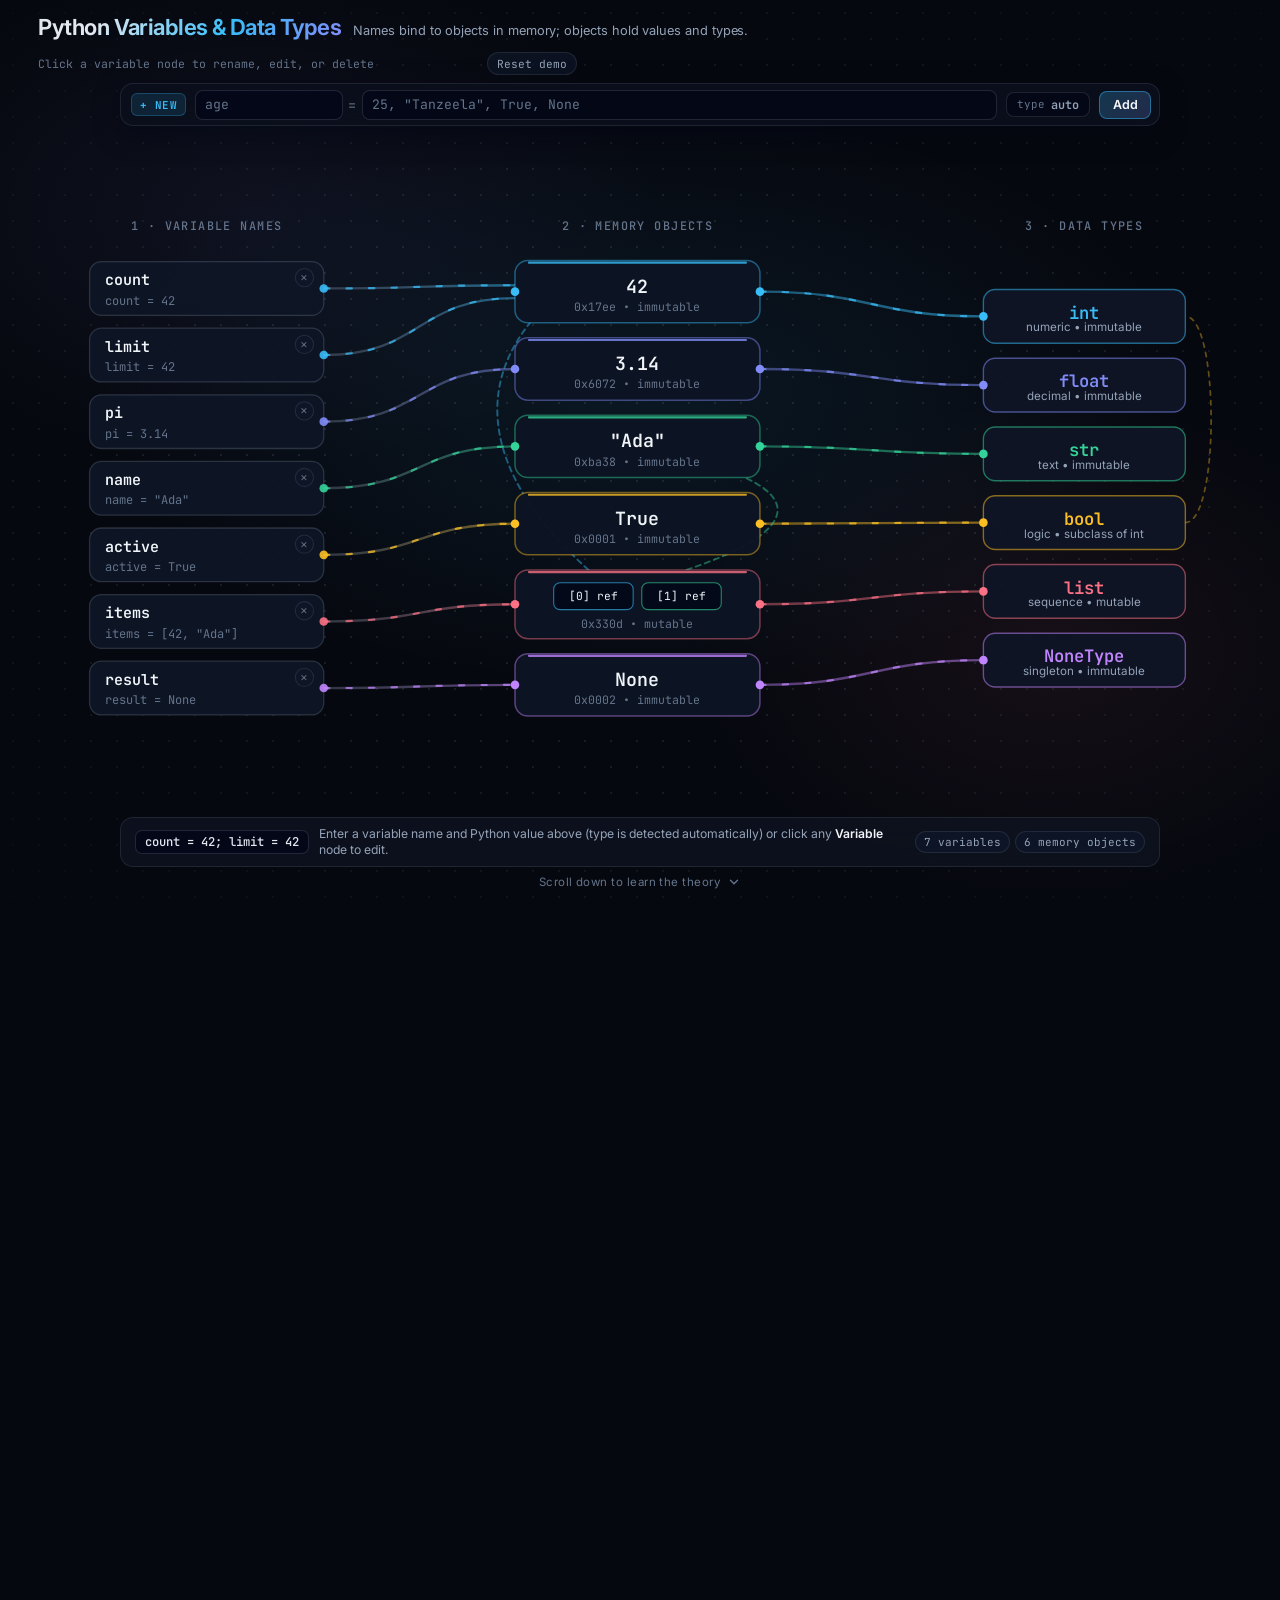
<file: index.html>
<!DOCTYPE html>
<html lang="en">
<head>
  <meta charset="UTF-8" />
  <meta name="viewport" content="width=device-width, initial-scale=1.0" />
  <title>Python Variables &amp; Data Types — Interactive Visual Explainer</title>
  <link rel="preconnect" href="https://fonts.googleapis.com" />
  <link rel="preconnect" href="https://fonts.gstatic.com" crossorigin />
  <link
    href="https://fonts.googleapis.com/css2?family=Inter:wght@400;500;600;700&family=JetBrains+Mono:wght@400;500;600&display=swap"
    rel="stylesheet"
  />
  <style>
    :root {
      --bg-base: #06080f;
      --bg-elevated: rgba(15, 20, 34, 0.76);
      --bg-node: rgba(16, 22, 38, 0.92);
      --border-subtle: rgba(148, 163, 184, 0.14);
      --border-strong: rgba(148, 163, 184, 0.28);

      --text-primary: #f1f5f9;
      --text-secondary: #94a3b8;
      --text-muted: #64748b;

      --c-int: #38bdf8;
      --c-float: #818cf8;
      --c-str: #34d399;
      --c-bool: #fbbf24;
      --c-list: #fb7185;
      --c-none: #c084fc;
      --c-name: #cbd5e1;
      --c-error: #fb7185;

      --font-sans: "Inter", -apple-system, BlinkMacSystemFont, "Segoe UI", Roboto, sans-serif;
      --font-mono: "JetBrains Mono", ui-monospace, SFMono-Regular, Menlo, Consolas, monospace;
    }

    *,
    *::before,
    *::after {
      box-sizing: border-box;
      margin: 0;
      padding: 0;
    }

    html,
    body {
      height: 100%;
      background-color: var(--bg-base);
      color: var(--text-primary);
      font-family: var(--font-sans);
      -webkit-font-smoothing: antialiased;
      -moz-osx-font-smoothing: grayscale;
      overflow-x: hidden;
    }

    /* Hero fills exact first viewport without scroll required */
    .hero {
      position: relative;
      width: 100%;
      height: 100vh;
      height: 100dvh;
      min-height: 560px;
      display: grid;
      grid-template-rows: auto auto minmax(0, 1fr) auto auto;
      padding: clamp(0.65rem, 1.5vh, 1.15rem) clamp(0.8rem, 3vw, 2.4rem) clamp(0.45rem, 1.2vh, 0.85rem);
      gap: clamp(0.32rem, 0.9vh, 0.65rem);
      overflow: hidden;
      isolation: isolate;
      background:
        radial-gradient(60% 45% at 50% 44%, rgba(56, 189, 248, 0.085), transparent 72%),
        radial-gradient(45% 40% at 20% 24%, rgba(129, 140, 248, 0.07), transparent 70%),
        radial-gradient(40% 40% at 82% 72%, rgba(251, 113, 133, 0.065), transparent 70%),
        var(--bg-base);
    }

    /* Subtle technical dot grid */
    .hero::before {
      content: "";
      position: absolute;
      inset: 0;
      z-index: -1;
      background-image: radial-gradient(rgba(148, 163, 184, 0.14) 1px, transparent 1px);
      background-size: 26px 26px;
      mask-image: radial-gradient(ellipse 82% 76% at 50% 50%, #000 38%, transparent 100%);
      -webkit-mask-image: radial-gradient(ellipse 82% 76% at 50% 50%, #000 38%, transparent 100%);
      pointer-events: none;
    }

    /* Minimal Top Header */
    .hero-header {
      display: flex;
      align-items: baseline;
      justify-content: space-between;
      gap: 0.75rem;
      max-width: 1220px;
      width: 100%;
      margin: 0 auto;
      flex-wrap: wrap;
    }

    .title-group {
      display: flex;
      align-items: baseline;
      gap: 0.75rem;
      flex-wrap: wrap;
    }

    .hero-title {
      font-size: clamp(1rem, 1.75vw, 1.38rem);
      font-weight: 650;
      letter-spacing: -0.025em;
      color: var(--text-primary);
      line-height: 1.2;
    }

    .hero-title span {
      background: linear-gradient(120deg, #e2e8f0 20%, #38bdf8 62%, #818cf8 100%);
      -webkit-background-clip: text;
      background-clip: text;
      color: transparent;
    }

    .hero-subtitle {
      font-size: clamp(0.74rem, 1vw, 0.85rem);
      color: var(--text-secondary);
      font-weight: 400;
      letter-spacing: -0.005em;
    }

    .header-meta {
      display: flex;
      align-items: center;
      gap: 0.5rem;
      font-size: 0.72rem;
      color: var(--text-muted);
      font-family: var(--font-mono);
    }

    .header-pill-btn {
      appearance: none;
      border: 1px solid var(--border-subtle);
      background: rgba(15, 23, 42, 0.65);
      color: var(--text-secondary);
      font-family: var(--font-mono);
      font-size: 0.7rem;
      padding: 0.22rem 0.56rem;
      border-radius: 999px;
      cursor: pointer;
      transition: border-color 180ms ease, color 180ms ease, background-color 180ms ease, opacity 180ms ease;
    }

    .header-pill-btn:hover {
      border-color: var(--border-strong);
      color: var(--text-primary);
      background: rgba(30, 41, 59, 0.85);
    }

    .reset-btn {
      opacity: 0;
      pointer-events: none;
    }

    .reset-btn.visible {
      opacity: 1;
      pointer-events: auto;
    }

    /* Sleek Inline Python Assignment Editor Bar */
    .editor-shell {
      width: 100%;
      max-width: 1040px;
      margin: 0 auto;
      display: flex;
      flex-direction: column;
      gap: 0.28rem;
    }

    .editor-bar {
      display: flex;
      align-items: center;
      gap: 0.55rem;
      padding: 0.36rem 0.5rem 0.36rem 0.65rem;
      border-radius: 13px;
      background: rgba(11, 16, 29, 0.84);
      border: 1px solid var(--border-subtle);
      backdrop-filter: blur(12px);
      -webkit-backdrop-filter: blur(12px);
      box-shadow: 0 8px 28px rgba(2, 6, 23, 0.45);
      transition: border-color 200ms ease, box-shadow 200ms ease;
      flex-wrap: wrap;
    }

    .editor-bar.is-editing {
      border-color: rgba(56, 189, 248, 0.38);
      box-shadow: 0 8px 28px rgba(56, 189, 248, 0.08);
    }

    .editor-bar.has-error {
      border-color: rgba(251, 113, 133, 0.6);
    }

    .mode-badge {
      font-family: var(--font-mono);
      font-size: 0.68rem;
      font-weight: 600;
      letter-spacing: 0.04em;
      text-transform: uppercase;
      padding: 0.22rem 0.48rem;
      border-radius: 6px;
      background: rgba(56, 189, 248, 0.12);
      color: var(--c-int);
      border: 1px solid rgba(56, 189, 248, 0.25);
      white-space: nowrap;
      flex-shrink: 0;
    }

    .assignment-group {
      display: flex;
      align-items: center;
      gap: 0.35rem;
      flex: 1 1 260px;
      min-width: 0;
    }

    .py-input {
      appearance: none;
      font-family: var(--font-mono);
      font-size: 0.82rem;
      color: var(--text-primary);
      background: rgba(2, 6, 23, 0.72);
      border: 1px solid rgba(148, 163, 184, 0.2);
      border-radius: 8px;
      padding: 0.34rem 0.56rem;
      outline: none;
      transition: border-color 160ms ease, box-shadow 160ms ease;
      min-width: 0;
    }

    .py-input::placeholder {
      color: var(--text-muted);
    }

    .py-input:focus {
      border-color: rgba(56, 189, 248, 0.65);
      box-shadow: 0 0 0 2px rgba(56, 189, 248, 0.14);
    }

    .py-input.invalid {
      border-color: rgba(251, 113, 133, 0.8);
      box-shadow: 0 0 0 2px rgba(251, 113, 133, 0.15);
    }

    .py-input-name {
      width: clamp(92px, 14vw, 148px);
      flex: 0 1 148px;
    }

    .py-input-val {
      flex: 1 1 130px;
    }

    .assign-op {
      font-family: var(--font-mono);
      font-size: 0.85rem;
      color: var(--text-muted);
      user-select: none;
      flex-shrink: 0;
    }

    .detected-type {
      display: inline-flex;
      align-items: center;
      gap: 0.36rem;
      padding: 0.28rem 0.62rem;
      border-radius: 8px;
      background: rgba(2, 6, 23, 0.64);
      border: 1px solid rgba(148, 163, 184, 0.18);
      font-family: var(--font-mono);
      font-size: 0.74rem;
      line-height: 1.2;
      flex-shrink: 0;
      user-select: none;
      transition: color 160ms ease, background-color 160ms ease, border-color 160ms ease;
    }

    .detected-type-label {
      color: var(--text-muted);
      font-size: 0.68rem;
      letter-spacing: 0.02em;
    }

    .detected-type-value {
      font-weight: 600;
      color: var(--text-secondary);
    }

    .detected-type[data-type="int"] {
      background: rgba(56, 189, 248, 0.13);
      border-color: rgba(56, 189, 248, 0.42);
    }
    .detected-type[data-type="int"] .detected-type-value {
      color: var(--c-int);
    }

    .detected-type[data-type="float"] {
      background: rgba(129, 140, 248, 0.13);
      border-color: rgba(129, 140, 248, 0.42);
    }
    .detected-type[data-type="float"] .detected-type-value {
      color: var(--c-float);
    }

    .detected-type[data-type="str"] {
      background: rgba(52, 211, 153, 0.13);
      border-color: rgba(52, 211, 153, 0.42);
    }
    .detected-type[data-type="str"] .detected-type-value {
      color: var(--c-str);
    }

    .detected-type[data-type="bool"] {
      background: rgba(251, 191, 36, 0.13);
      border-color: rgba(251, 191, 36, 0.42);
    }
    .detected-type[data-type="bool"] .detected-type-value {
      color: var(--c-bool);
    }

    .detected-type[data-type="list"] {
      background: rgba(251, 113, 133, 0.13);
      border-color: rgba(251, 113, 133, 0.42);
    }
    .detected-type[data-type="list"] .detected-type-value {
      color: var(--c-list);
    }

    .detected-type[data-type="NoneType"] {
      background: rgba(192, 132, 252, 0.13);
      border-color: rgba(192, 132, 252, 0.42);
    }
    .detected-type[data-type="NoneType"] .detected-type-value {
      color: var(--c-none);
    }

    .detected-type[data-type="invalid"] {
      background: rgba(251, 113, 133, 0.12);
      border-color: rgba(251, 113, 133, 0.48);
    }
    .detected-type[data-type="invalid"] .detected-type-value {
      color: #fda4af;
    }

    .editor-actions {
      display: flex;
      align-items: center;
      gap: 0.35rem;
      flex-shrink: 0;
    }

    .btn-primary {
      appearance: none;
      border: 1px solid rgba(56, 189, 248, 0.45);
      background: linear-gradient(135deg, rgba(56, 189, 248, 0.24), rgba(129, 140, 248, 0.22));
      color: #f8fafc;
      font-family: var(--font-sans);
      font-size: 0.78rem;
      font-weight: 600;
      padding: 0.35rem 0.78rem;
      border-radius: 8px;
      cursor: pointer;
      transition: transform 120ms ease, filter 160ms ease, border-color 160ms ease;
      white-space: nowrap;
    }

    .btn-primary:hover {
      filter: brightness(1.15);
      border-color: rgba(56, 189, 248, 0.7);
    }

    .btn-primary:active {
      transform: scale(0.97);
    }

    .btn-danger {
      appearance: none;
      border: 1px solid rgba(251, 113, 133, 0.38);
      background: rgba(251, 113, 133, 0.12);
      color: #fda4af;
      font-family: var(--font-sans);
      font-size: 0.76rem;
      font-weight: 500;
      padding: 0.35rem 0.62rem;
      border-radius: 8px;
      cursor: pointer;
      transition: background-color 150ms ease, border-color 150ms ease, color 150ms ease;
      white-space: nowrap;
    }

    .btn-danger:hover {
      background: rgba(251, 113, 133, 0.22);
      border-color: rgba(251, 113, 133, 0.68);
      color: #ffe4e6;
    }

    .btn-ghost {
      appearance: none;
      border: 1px solid var(--border-subtle);
      background: transparent;
      color: var(--text-secondary);
      font-family: var(--font-sans);
      font-size: 0.76rem;
      padding: 0.35rem 0.56rem;
      border-radius: 8px;
      cursor: pointer;
      transition: color 150ms ease, border-color 150ms ease;
      white-space: nowrap;
    }

    .btn-ghost:hover {
      color: var(--text-primary);
      border-color: var(--border-strong);
    }

    .hidden {
      display: none !important;
    }

    .editor-error {
      display: flex;
      align-items: center;
      gap: 0.45rem;
      padding: 0.24rem 0.65rem;
      border-radius: 8px;
      background: rgba(127, 29, 29, 0.35);
      border: 1px solid rgba(251, 113, 133, 0.45);
      color: #fecdd3;
      font-size: 0.74rem;
      line-height: 1.3;
    }

    .editor-error code {
      font-family: var(--font-mono);
      color: #fff1f2;
      background: rgba(2, 6, 23, 0.45);
      padding: 0.05rem 0.3rem;
      border-radius: 4px;
    }

    /* Main Graph Stage */
    .graph-stage {
      position: relative;
      width: 100%;
      max-width: 1220px;
      height: 100%;
      min-height: 0;
      margin: 0 auto;
      display: flex;
      align-items: center;
      justify-content: center;
    }

    #python-graph {
      width: 100%;
      height: 100%;
      max-height: 100%;
      display: block;
      overflow: visible;
      user-select: none;
      -webkit-tap-highlight-color: transparent;
    }

    /* SVG Transitions & Animations */
    .col-heading {
      font-family: var(--font-mono);
      font-size: 11px;
      font-weight: 500;
      letter-spacing: 0.12em;
      text-transform: uppercase;
      fill: #64748b;
    }

    .edge-group {
      transition: opacity 220ms ease;
    }

    .edge-base {
      fill: none;
      stroke-linecap: round;
      transition: stroke-width 220ms ease, stroke-opacity 220ms ease, filter 220ms ease;
    }

    .edge-flow {
      fill: none;
      stroke-linecap: round;
      stroke-dasharray: 5 16;
      animation: flowPulse 2.4s linear infinite;
      pointer-events: none;
      transition: opacity 220ms ease, stroke-width 220ms ease;
    }

    .edge-inherit {
      fill: none;
      stroke-dasharray: 4 5;
      stroke-linecap: round;
      transition: stroke-opacity 220ms ease, stroke-width 220ms ease;
    }

    @keyframes flowPulse {
      from {
        stroke-dashoffset: 42;
      }
      to {
        stroke-dashoffset: 0;
      }
    }

    .node-group {
      cursor: pointer;
      transition: opacity 220ms ease, transform 220ms ease;
      outline: none;
    }

    .node-group:focus-visible .node-box {
      stroke-width: 2;
      stroke: #f8fafc;
    }

    .node-box {
      transition: fill 200ms ease, stroke 200ms ease, stroke-width 200ms ease, filter 220ms ease;
    }

    .node-halo {
      transition: opacity 240ms ease;
      pointer-events: none;
    }

    .node-label {
      font-family: var(--font-mono);
      fill: var(--text-primary);
      pointer-events: none;
    }

    .node-sub {
      font-family: var(--font-sans);
      fill: var(--text-secondary);
      pointer-events: none;
    }

    .node-mono-sub {
      font-family: var(--font-mono);
      fill: var(--text-muted);
      pointer-events: none;
    }

    .port-dot {
      transition: r 180ms ease, fill-opacity 200ms ease;
      pointer-events: none;
    }

    .node-delete-btn {
      cursor: pointer;
      opacity: 0.45;
      transition: opacity 150ms ease;
    }

    .node-group:hover .node-delete-btn,
    .node-group:focus-within .node-delete-btn,
    .node-delete-btn:hover {
      opacity: 1;
    }

    .node-delete-btn:hover circle {
      fill: rgba(251, 113, 133, 0.28);
      stroke: rgba(251, 113, 133, 0.85);
    }

    /* Interactive Inspector Strip */
    .inspector {
      width: 100%;
      max-width: 1040px;
      margin: 0 auto;
      padding: 0.48rem 0.9rem;
      border-radius: 13px;
      background: var(--bg-elevated);
      border: 1px solid var(--border-subtle);
      backdrop-filter: blur(12px);
      -webkit-backdrop-filter: blur(12px);
      display: flex;
      align-items: center;
      justify-content: space-between;
      gap: 0.65rem 1.1rem;
      min-height: 44px;
      transition: border-color 220ms ease, box-shadow 220ms ease;
    }

    .inspector-main {
      display: flex;
      align-items: center;
      gap: 0.65rem;
      min-width: 0;
      flex: 1;
      flex-wrap: wrap;
    }

    .inspector-code {
      font-family: var(--font-mono);
      font-size: clamp(0.72rem, 0.95vw, 0.82rem);
      font-weight: 500;
      padding: 0.2rem 0.54rem;
      border-radius: 7px;
      background: rgba(2, 6, 23, 0.75);
      border: 1px solid rgba(148, 163, 184, 0.2);
      color: #e2e8f0;
      max-width: 100%;
      overflow: hidden;
      text-overflow: ellipsis;
      white-space: nowrap;
      flex-shrink: 0;
    }

    .inspector-text {
      font-size: clamp(0.73rem, 0.95vw, 0.82rem);
      color: var(--text-secondary);
      line-height: 1.35;
      min-width: 180px;
      flex: 1;
    }

    .inspector-text strong {
      color: var(--text-primary);
      font-weight: 600;
    }

    .inspector-badges {
      display: flex;
      align-items: center;
      gap: 0.36rem;
      flex-shrink: 0;
      flex-wrap: wrap;
    }

    .meta-pill {
      font-family: var(--font-mono);
      font-size: 0.69rem;
      padding: 0.18rem 0.48rem;
      border-radius: 999px;
      border: 1px solid var(--border-subtle);
      background: rgba(15, 23, 42, 0.7);
      color: var(--text-secondary);
      white-space: nowrap;
    }

    /* Subtle Scroll Cue */
    .scroll-cue {
      display: flex;
      align-items: center;
      justify-content: center;
      gap: 0.45rem;
      color: var(--text-muted);
      font-size: 0.72rem;
      letter-spacing: 0.04em;
      user-select: none;
    }

    .scroll-cue svg {
      width: 14px;
      height: 14px;
      animation: bobDown 2.2s ease-in-out infinite;
    }

    @keyframes bobDown {
      0%,
      100% {
        transform: translateY(0);
        opacity: 0.55;
      }
      50% {
        transform: translateY(3px);
        opacity: 1;
      }
    }

    /* Responsive adjustments for smaller laptops & phones */
    @media (max-width: 767px) {
      .hero {
        padding: 0.5rem 0.65rem 0.4rem;
        gap: 0.3rem;
      }

      .hero-subtitle,
      .header-meta .hint-desktop {
        display: none;
      }

      .editor-bar {
        padding: 0.38rem 0.45rem;
        gap: 0.38rem;
        border-radius: 11px;
      }

      .mode-badge {
        display: none;
      }

      .assignment-group {
        flex: 1 1 100%;
      }

      .py-input {
        font-size: 0.8rem;
        padding: 0.32rem 0.46rem;
      }

      .py-input-name {
        width: 94px;
        flex: 0 0 94px;
      }

      .detected-type {
        font-size: 0.7rem;
        padding: 0.26rem 0.5rem;
      }

      .inspector {
        padding: 0.42rem 0.68rem;
        border-radius: 11px;
        flex-direction: column;
        align-items: flex-start;
        gap: 0.3rem;
      }

      .inspector-badges {
        display: none;
      }

      .col-heading {
        font-size: 10px;
      }
    }

    @media (prefers-reduced-motion: reduce) {
      .edge-flow,
      .scroll-cue svg {
        animation: none;
      }
    }
  
  /* ===== Explainer tutorial added below the original graph ===== */
  .tutorial {
    --t-bg: #0a0b12; --t-panel: #11131d; --t-line: rgba(255,255,255,.09);
    --t-text: #f4f5fb; --t-muted: #a3a7ba; --t-accent: #a78bfa; --t-cyan: #67e8f9;
    background: var(--t-bg); color: var(--t-text); font-family: Inter, ui-sans-serif, system-ui, sans-serif;
    padding: clamp(24px, 5vw, 72px) 20px 80px; border-top: 1px solid var(--t-line);
  }
  .tutorial * { box-sizing: border-box; }
  .t-wrap { max-width: 1080px; margin: 0 auto; }
  .t-eyebrow { color: var(--t-cyan); font: 700 12px/1.5 ui-monospace, monospace; letter-spacing: .14em; text-transform: uppercase; }
  .t-heading { font-size: clamp(28px, 5vw, 54px); line-height: 1.08; letter-spacing: -.04em; margin: 12px 0 18px; }
  .t-lead { color: var(--t-muted); font-size: clamp(15px, 2vw, 19px); line-height: 1.7; max-width: 760px; margin: 0 0 32px; }
  .t-section { padding: clamp(42px, 7vw, 86px) 0; border-bottom: 1px solid var(--t-line); scroll-margin-top: 24px; }
  .t-section:first-child { padding-top: 10px; }
  .t-grid { display: grid; grid-template-columns: repeat(2, minmax(0,1fr)); gap: 18px; align-items: stretch; }
  .t-card { border: 1px solid var(--t-line); border-radius: 20px; background: var(--t-panel); padding: clamp(18px,3vw,28px); min-width: 0; }
  .t-card h3 { margin: 0 0 12px; font-size: 18px; }
  .t-card p, .t-card li { color: var(--t-muted); line-height: 1.7; }
  .t-card ul { padding-left: 20px; margin: 8px 0 0; }
  .t-code { border: 1px solid var(--t-line); border-radius: 14px; padding: 16px; background: #080910; color: #d7ddff; font: 14px/1.85 ui-monospace, SFMono-Regular, Consolas, monospace; white-space: pre-wrap; overflow-wrap: anywhere; }
  .t-highlight { color: var(--t-cyan); }
  .t-visual { display:flex; gap:12px; align-items:center; flex-wrap:wrap; margin:18px 0 8px; }
  .t-chip { border:1px solid var(--t-line); background:#171a28; border-radius:12px; padding:12px 16px; color:#e9eaff; font:600 13px ui-monospace, monospace; }
  .t-arrow { color:var(--t-accent); font-size:20px; font-weight:700; }
  .t-callout { margin-top:18px; border-left:3px solid var(--t-accent); padding:12px 16px; background:rgba(167,139,250,.08); color:#c9cbe0; line-height:1.7; border-radius:0 12px 12px 0; }
  .t-controls { display:flex; gap:10px; flex-wrap:wrap; margin-top:12px; }
  .t-input { min-width:0; flex:1; background:#080910; color:#f4f5fb; border:1px solid #303348; border-radius:10px; padding:11px 12px; font:14px ui-monospace,monospace; }
  .t-btn { cursor:pointer; border:1px solid #45435e; color:#f7f6ff; background:#26233a; border-radius:10px; padding:10px 14px; font-weight:700; transition:.15s; }
  .t-btn:hover { transform:translateY(-1px); border-color:var(--t-accent); }
  .t-output { min-height:44px; margin-top:12px; padding:12px; border:1px dashed #41445a; border-radius:10px; color:#c9d0e8; font:13px/1.65 ui-monospace,monospace; overflow-wrap:anywhere; }
  .t-type-grid { display:grid; grid-template-columns:repeat(3,minmax(0,1fr)); gap:12px; margin-top:18px; }
  .t-type { border:1px solid var(--t-line); background:#11131d; border-radius:14px; padding:14px; }
  .t-type code { color:var(--t-cyan); font-size:13px; }
  .t-type p { color:var(--t-muted); font-size:13px; line-height:1.55; margin:8px 0 0; }
  .t-steps { counter-reset: steps; display:grid; gap:12px; }
  .t-step { counter-increment:steps; display:flex; gap:14px; border:1px solid var(--t-line); border-radius:14px; padding:16px; background:#11131d; }
  .t-step:before { content:counter(steps); flex:0 0 28px; height:28px; border-radius:9px; display:grid; place-items:center; background:#27223c; color:var(--t-accent); font-weight:800; }
  .t-step p { margin:4px 0 0; color:var(--t-muted); line-height:1.65; }
  .t-table { width:100%; border-collapse:collapse; font-size:14px; }
  .t-table th,.t-table td { border-bottom:1px solid var(--t-line); padding:12px 10px; text-align:left; vertical-align:top; }
  .t-table th { color:#e6e7f5; }
  .t-table td { color:var(--t-muted); }
  .t-quiz { display:grid; gap:14px; }
  .t-quiz-question { border:1px solid var(--t-line); background:#11131d; border-radius:16px; padding:18px; }
  .t-quiz-question h3 { margin:0 0 12px; font-size:16px; }
  .t-option { display:block; padding:9px 11px; border:1px solid #303348; border-radius:10px; margin:7px 0; color:#c7c9dc; cursor:pointer; }
  .t-option input { margin-right:8px; accent-color:#a78bfa; }
  .t-feedback { margin-top:10px; min-height:20px; color:var(--t-muted); font-size:13px; }
  .t-footer { padding:38px 0 0; text-align:center; color:var(--t-muted); }
  .t-footer a { color:var(--t-cyan); }
  @media(max-width:760px) {
    .t-grid { grid-template-columns:1fr; }
    .t-type-grid { grid-template-columns:1fr 1fr; }
    .tutorial { padding-left:15px; padding-right:15px; }
  }
  @media(max-width:440px) { .t-type-grid { grid-template-columns:1fr; } }

  </style>
</head>
<body>
  <section class="hero" aria-label="Interactive Python Variables and Data Types Graph">
    <header class="hero-header">
      <div class="title-group">
        <h1 class="hero-title"><span>Python Variables &amp; Data Types</span></h1>
        <p class="hero-subtitle">Names bind to objects in memory; objects hold values and types.</p>
      </div>
      <div class="header-meta">
        <span class="hint-desktop">Click a variable node to rename, edit, or delete</span>
        <button type="button" class="header-pill-btn reset-btn" id="reset-focus-btn">Clear focus</button>
        <button type="button" class="header-pill-btn" id="reset-demo-btn" title="Restore initial Python example variables">Reset demo</button>
      </div>
    </header>

    <div class="editor-shell">
      <form class="editor-bar" id="var-form" novalidate autocomplete="off">
        <span class="mode-badge" id="mode-badge">+ New</span>

        <div class="assignment-group">
          <input
            type="text"
            id="var-name-input"
            class="py-input py-input-name"
            placeholder="age"
            aria-label="Python variable name"
            spellcheck="false"
          />
          <span class="assign-op" aria-hidden="true">=</span>
          <input
            type="text"
            id="var-val-input"
            class="py-input py-input-val"
            placeholder='25, "Tanzeela", True, None'
            aria-label="Python variable value"
            spellcheck="false"
          />
        </div>

        <div class="detected-type" id="detected-type" data-type="auto" aria-live="polite" title="Automatically detected Python data type">
          <span class="detected-type-label">type</span>
          <span class="detected-type-value" id="detected-type-value">auto</span>
        </div>

        <div class="editor-actions">
          <button type="submit" class="btn-primary" id="submit-btn">Add</button>
          <button type="button" class="btn-danger hidden" id="delete-btn">Delete</button>
          <button type="button" class="btn-ghost hidden" id="cancel-edit-btn">Cancel</button>
        </div>
      </form>
      <div class="editor-error hidden" id="editor-error" role="alert"></div>
    </div>

    <main class="graph-stage">
      <svg id="python-graph" role="img" aria-label="Interactive graph showing Python variable names connected to memory objects and data types"></svg>
    </main>

    <div class="inspector" id="inspector" aria-live="polite">
      <div class="inspector-main">
        <code class="inspector-code" id="inspector-code">count = 42; limit = 42</code>
        <p class="inspector-text" id="inspector-text">
          Create a variable above or click any node to inspect bindings, shared objects, and mutability.
        </p>
      </div>
      <div class="inspector-badges" id="inspector-badges">
        <span class="meta-pill">Names → References</span>
        <span class="meta-pill">Objects → Value + Type</span>
      </div>
    </div>

    <div class="scroll-cue" aria-label="Scroll down to learn the theory">
      <span>Scroll down to learn the theory</span>
      <svg viewBox="0 0 16 16" fill="none" stroke="currentColor" stroke-width="1.6" stroke-linecap="round" stroke-linejoin="round" aria-hidden="true">
        <path d="M4 6l4 4 4-4" />
      </svg>
    </div>
  </section>


  <article class="tutorial" id="python-tutorial">
    <div class="t-wrap">
      <section class="t-section" id="lesson-start">
        <div class="t-eyebrow">Python visual guide · Start here</div>
        <h2 class="t-heading">Variables are names.<br><span class="t-highlight">Objects hold the data.</span></h2>
        <p class="t-lead">Python code becomes easier when you picture what happens behind each assignment. A variable name is a label that refers to an object. That object has a value and a type.</p>
        <div class="t-grid">
          <div class="t-card">
            <h3>What does a variable do?</h3>
            <div class="t-code">student_name = "Ayesha"<br>score = 95</div>
            <p>Python creates objects for the values, then binds the names <code>student_name</code> and <code>score</code> to them. A variable is not a box containing a value; it is a name bound to an object.</p>
            <div class="t-visual"><span class="t-chip">student_name</span><span class="t-arrow">→</span><span class="t-chip">"Ayesha" · str</span></div>
            <div class="t-visual"><span class="t-chip">score</span><span class="t-arrow">→</span><span class="t-chip">95 · int</span></div>
          </div>
          <div class="t-card">
            <h3>Think of labels on objects</h3>
            <p>Imagine name tags placed beside objects. The tag is the variable name, while the object is the actual value in memory. Multiple names can refer to the same object.</p>
            <div class="t-visual"><span class="t-chip">first</span><span class="t-arrow">↘</span><span class="t-chip">42 · int</span><span class="t-arrow">↗</span><span class="t-chip">second</span></div>
            <div class="t-callout"><strong>Remember:</strong> variable name → object → value and type. The arrow represents a reference/binding, not a copy by default.</div>
          </div>
        </div>
      </section>

      <section class="t-section" id="assignment">
        <div class="t-eyebrow">01 · Assignment & reassignment</div>
        <h2 class="t-heading">Assign a name.<br>Then reassign it.</h2>
        <p class="t-lead">The equals sign (<code>=</code>) in Python means assignment—not a mathematical equality test. It binds the name on the left to the result/value on the right.</p>
        <div class="t-grid">
          <div class="t-card">
            <h3>Follow the name</h3>
            <div class="t-code" id="assign-code">points = 10</div>
            <div class="t-visual"><span class="t-chip" id="assign-name">points</span><span class="t-arrow">→</span><span class="t-chip" id="assign-object">10 · int</span></div>
            <div class="t-controls"><button class="t-btn" type="button" id="assign-next">Reassign to 25</button><button class="t-btn" type="button" id="assign-reset">Reset</button></div>
            <div class="t-output" id="assign-output">The name points is currently bound to integer object 10.</div>
          </div>
          <div class="t-card">
            <h3>Assignment is an expression of binding</h3>
            <div class="t-steps">
              <div class="t-step"><div><strong>Evaluate the right side</strong><p>Python first evaluates the value/expression on the right of the assignment.</p></div></div>
              <div class="t-step"><div><strong>Bind the left name</strong><p>The name is made to refer to the resulting object.</p></div></div>
              <div class="t-step"><div><strong>Reassignment</strong><p>Assigning a different value makes the name refer to a different object; it does not change the old object itself.</p></div></div>
            </div>
          </div>
        </div>
      </section>

      <section class="t-section" id="naming">
        <div class="t-eyebrow">02 · Naming rules</div>
        <h2 class="t-heading">Names should be valid<br>and meaningful.</h2>
        <p class="t-lead">Choose names that describe the data. Python identifiers are case-sensitive and cannot begin with a digit or contain spaces.</p>
        <div class="t-grid">
          <div class="t-card">
            <h3>Try a variable name</h3>
            <div class="t-controls"><input class="t-input" id="name-check-input" placeholder="e.g. total_marks" aria-label="Enter a Python variable name"><button class="t-btn" id="name-check-btn" type="button">Check name</button></div>
            <div class="t-output" id="name-check-output" aria-live="polite">Type a name to check its rules.</div>
          </div>
          <div class="t-card">
            <h3>Quick rules</h3>
            <ul><li>May contain letters, digits, and underscores.</li><li>Cannot start with a digit.</li><li>No spaces or hyphens.</li><li>Case matters: <code>age</code> and <code>Age</code> are different names.</li><li>Keywords such as <code>class</code>, <code>if</code>, and <code>True</code> cannot be used as ordinary variable names.</li></ul>
            <div class="t-code">user_age = 19  # good<br>userAge = 19   # valid<br>2users = 19    # invalid<br>user-age = 19  # invalid</div>
          </div>
        </div>
      </section>

      <section class="t-section" id="types">
        <div class="t-eyebrow">03 · Data types</div>
        <h2 class="t-heading">Different kinds of<br>data, different behavior.</h2>
        <p class="t-lead">A type tells Python what kind of object it is and which operations make sense. Use <code>type(value)</code> to inspect an object’s type.</p>
        <div class="t-type-grid">
          <div class="t-type"><code>int</code><div class="t-code">count = 7</div><p>Whole numbers, positive, negative, or zero.</p></div>
          <div class="t-type"><code>float</code><div class="t-code">price = 2.75</div><p>Numbers with a fractional component.</p></div>
          <div class="t-type"><code>str</code><div class="t-code">name = "Ali"</div><p>Text inside quotes; strings are sequences of characters.</p></div>
          <div class="t-type"><code>bool</code><div class="t-code">active = True</div><p>Logical values: <code>True</code> or <code>False</code>.</p></div>
          <div class="t-type"><code>list</code><div class="t-code">items = [2, "x"]</div><p>Ordered collection; can be changed and can contain mixed types.</p></div>
          <div class="t-type"><code>tuple</code><div class="t-code">point = (3, 4)</div><p>Ordered collection that cannot be reassigned item-by-item.</p></div>
          <div class="t-type"><code>dict</code><div class="t-code">user = {"name":"Ali"}</div><p>Stores key–value pairs for lookups by key.</p></div>
          <div class="t-type"><code>set</code><div class="t-code">tags = {"a", "b"}</div><p>Collection of unique elements; no duplicate values.</p></div>
          <div class="t-type"><code>NoneType</code><div class="t-code">result = None</div><p>Represents the absence of a value or a placeholder result.</p></div>
        </div>
        <div class="t-card" style="margin-top:18px">
          <h3>Type detective — inspect your value</h3>
          <div class="t-controls"><input class="t-input" id="type-input" value='"hello"' aria-label="Python value literal"><button class="t-btn" type="button" id="type-check-btn">Inspect type</button></div>
          <div class="t-output" id="type-output">Try <code>12</code>, <code>3.14</code>, <code>"text"</code>, <code>False</code>, <code>[1,2]</code>, <code>None</code>.</div>
          <p>Enter a Python literal. This small demo recognizes common literal forms only—it does not execute Python code.</p>
        </div>
      </section>

      <section class="t-section" id="mutable">
        <div class="t-eyebrow">04 · Mutable vs immutable</div>
        <h2 class="t-heading">Can the object change<br>without rebinding?</h2>
        <p class="t-lead">Mutable objects can be changed in place. Immutable objects cannot have their contents changed after creation; operations that appear to change them create/refer to a new object instead.</p>
        <div class="t-grid">
          <div class="t-card">
            <h3>Mutable: list</h3>
            <div class="t-code" id="mut-code">items = [1, 2]</div>
            <div class="t-visual"><span class="t-chip">items</span><span class="t-arrow">→</span><span class="t-chip" id="mut-object">[1, 2]</span></div>
            <button class="t-btn" id="mut-add" type="button">Append 3</button><button class="t-btn" id="mut-reset" type="button">Reset list</button>
            <div class="t-output" id="mut-output">Appending changes the same list object.</div>
          </div>
          <div class="t-card">
            <h3>Immutable: string</h3>
            <div class="t-code" id="imm-code">word = "cat"</div>
            <div class="t-visual"><span class="t-chip">word</span><span class="t-arrow">→</span><span class="t-chip" id="imm-object">"cat"</span></div>
            <button class="t-btn" id="imm-next" type="button">Reassign to "dog"</button><button class="t-btn" id="imm-reset" type="button">Reset string</button>
            <div class="t-output" id="imm-output">A new string is assigned; the original string itself is not modified.</div>
          </div>
        </div>
        <div class="t-callout">This distinction matters when two names refer to the same list: editing that list is visible through both names. Rebinding one name alone does not rebind the other.</div>
      </section>

      <section class="t-section" id="casting">
        <div class="t-eyebrow">05 · Type conversion</div>
        <h2 class="t-heading">Convert deliberately.</h2>
        <p class="t-lead">Type conversion (casting) creates or returns a value of another type when conversion is supported. Conversion is not always the same as formatting or parsing.</p>
        <div class="t-grid">
          <div class="t-card">
            <h3>Common conversions</h3>
            <table class="t-table"><thead><tr><th>Expression</th><th>Result</th></tr></thead><tbody><tr><td><code>int("12")</code></td><td>12</td></tr><tr><td><code>float("3.5")</code></td><td>3.5</td></tr><tr><td><code>str(25)</code></td><td>"25"</td></tr><tr><td><code>list("abc")</code></td><td>['a', 'b', 'c']</td></tr><tr><td><code>bool(0)</code></td><td>False</td></tr><tr><td><code>bool("False")</code></td><td>True — non-empty text is truthy</td></tr></tbody></table>
          </div>
          <div class="t-card">
            <h3>Try a conversion</h3>
            <div class="t-controls"><input class="t-input" id="cast-input" placeholder="value (e.g. 12 or '12')"><select class="t-input" id="cast-select" aria-label="Choose conversion"><option value="int">int()</option><option value="float">float()</option><option value="str">str()</option><option value="bool">bool()</option></select><button class="t-btn" id="cast-btn" type="button">Convert</button></div>
            <div class="t-output" id="cast-output">This calculator supports a limited set of safe conversions. It does not run arbitrary code.</div>
          </div>
        </div>
      </section>

      <section class="t-section" id="input">
        <div class="t-eyebrow">06 · User input</div>
        <h2 class="t-heading">Input arrives as text.</h2>
        <p class="t-lead">The built-in <code>input()</code> function reads what a user types and returns a string (<code>str</code>), even if the text looks like a number. Convert it if numeric calculations are intended.</p>
        <div class="t-grid">
          <div class="t-card">
            <h3>Without conversion</h3>
            <div class="t-code">age = input("Age? ")<br># age is a str</div>
            <div class="t-controls"><input class="t-input" id="input-demo" placeholder="Enter a number or any text"><button class="t-btn" id="input-btn" type="button">Simulate input</button></div>
            <div class="t-output" id="input-output">Type something and see the resulting type.</div>
          </div>
          <div class="t-card">
            <h3>With conversion</h3>
            <div class="t-code">age = int(input("Age? "))<br>next_year = age + 1</div>
            <p>For numeric input, validate and convert the text (for example, with <code>int()</code> or <code>float()</code>). If it cannot be converted, Python raises a <code>ValueError</code>.</p>
            <div class="t-callout">In a real program, prompt text and error handling make input clearer. Never assume user-entered text is automatically numeric.</div>
          </div>
        </div>
      </section>

      <section class="t-section" id="practice">
        <div class="t-eyebrow">07 · Practice lab</div>
        <h2 class="t-heading">Try it. Predict it.<br>Then check.</h2>
        <p class="t-lead">These short challenges help you apply the ideas. Select an answer and use Check. The practice lab is independent of the original graph.</p>
        <div class="t-quiz" id="t-quiz">
          <div class="t-quiz-question" data-answer="b">
            <h3>Challenge 1 — What type is <code>7.0</code>?</h3>
            <label class="t-option"><input type="radio" name="q1" value="a"> int</label><label class="t-option"><input type="radio" name="q1" value="b"> float</label><label class="t-option"><input type="radio" name="q1" value="c"> str</label><div class="t-feedback"></div>
          </div>
          <div class="t-quiz-question" data-answer="c">
            <h3>Challenge 2 — Which name is valid?</h3>
            <label class="t-option"><input type="radio" name="q2" value="a"> 2score</label><label class="t-option"><input type="radio" name="q2" value="b"> user-name</label><label class="t-option"><input type="radio" name="q2" value="c"> user_score</label><div class="t-feedback"></div>
          </div>
          <div class="t-quiz-question" data-answer="a">
            <h3>Challenge 3 — What is the result of <code>bool("False")</code>?</h3>
            <label class="t-option"><input type="radio" name="q3" value="a"> True</label><label class="t-option"><input type="radio" name="q3" value="b"> False</label><label class="t-option"><input type="radio" name="q3" value="c"> Error</label><div class="t-feedback"></div>
          </div>
          <div class="t-quiz-question" data-answer="b">
            <h3>Challenge 4 — Which collection is mutable?</h3>
            <label class="t-option"><input type="radio" name="q4" value="a"> tuple</label><label class="t-option"><input type="radio" name="q4" value="b"> list</label><label class="t-option"><input type="radio" name="q4" value="c"> str</label><div class="t-feedback"></div>
          </div>
          <div class="t-quiz-question" data-answer="c">
            <h3>Challenge 5 — What type does <code>input()</code> return?</h3>
            <label class="t-option"><input type="radio" name="q5" value="a"> int</label><label class="t-option"><input type="radio" name="q5" value="b"> depends on input</label><label class="t-option"><input type="radio" name="q5" value="c"> str</label><div class="t-feedback"></div>
          </div>
          <button class="t-btn" id="quiz-check" type="button">Check all answers</button>
          <div class="t-output" id="quiz-score" aria-live="polite">Score appears here after checking.</div>
        </div>
      </section>

      <section class="t-section" id="recap">
        <div class="t-eyebrow">08 · Quick recap</div>
        <h2 class="t-heading">Keep these ideas<br>in your toolkit.</h2>
        <div class="t-grid">
          <div class="t-card"><h3>Core concepts</h3><ul><li>A variable name refers to an object.</li><li>Objects have values and types.</li><li><code>=</code> binds/rebinds a name.</li><li>Use descriptive, valid identifiers.</li><li>Mutable objects can change in place; immutable objects cannot.</li><li>Use conversions when the type you have differs from the type you need.</li><li><code>input()</code> returns text.</li></ul></div>
          <div class="t-card"><h3>Mini cheat sheet</h3><div class="t-code">type(42)       # int<br>type(2.5)      # float<br>type("Hi")     # str<br>type(False)     # bool<br>type([1, 2])   # list<br>type((1, 2))   # tuple<br>type({"a": 1})  # dict<br>type({1, 2})    # set<br>type(None)      # NoneType</div><p>Revisit the graph above and click variable nodes to see names, objects, and data types connected.</p></div>
        </div>
        <div class="t-footer"><a href="#lesson-start">Back to the beginning ↑</a><p>Explore the graph, scroll through the lessons, and test your understanding.</p></div>
      </section>
    </div>
  </article>


  
  <script>
  (() => {
    const $ = (id) => document.getElementById(id);
    // Reassignment visualization
    let assignmentValue = 10;
    const drawAssignment = () => {
      $("assign-code").textContent = `points = ${assignmentValue}`;
      $("assign-object").textContent = `${assignmentValue} · int`;
      $("assign-output").textContent = `The name points is currently bound to integer object ${assignmentValue}.`;
      $("assign-next").textContent = assignmentValue === 10 ? "Reassign to 25" : "Reassign to 10";
    };
    $("assign-next").addEventListener("click", () => { assignmentValue = assignmentValue === 10 ? 25 : 10; drawAssignment(); });
    $("assign-reset").addEventListener("click", () => { assignmentValue = 10; drawAssignment(); });

    // Python-ish identifier checker (keywords are checked without executing code)
    const keywords = new Set("False None True and as assert async await break class continue def del elif else except finally for from global if import in is lambda nonlocal not or pass raise return try while with yield".split(" "));
    $("name-check-btn").addEventListener("click", () => {
      const n = $("name-check-input").value.trim();
      const valid = /^[A-Za-z_][A-Za-z0-9_]*$/.test(n) && !keywords.has(n);
      $("name-check-output").textContent = !n ? "Enter a name first." : valid ? `✓ ${n} is a valid identifier. Consider choosing a descriptive name.` : `✗ ${n} is not a valid ordinary variable name. Check the rules above.`;
    });

    // Safe literal type checker. It classifies literal-looking strings only.
    function detectLiteralType(v) {
      const s = v.trim();
      if (s === "None") return "NoneType";
      if (s === "True" || s === "False") return "bool";
      if (/^[+-]?\d+$/.test(s)) return "int";
      if (/^[+-]?(?:(?:\d+\.\d*|\.\d+)(?:[eE][+-]?\d+)?|\d+[eE][+-]?\d+)$/.test(s)) return "float";
      if (/^(['"]).*\1$/.test(s)) return "str";
      if (/^\[.*\]$/.test(s)) return "list";
      if (/^\(.*\)$/.test(s)) return "tuple";
      if (/^\{.*\}$/.test(s)) return s === "{}" ? "dict" : s.includes(":") ? "dict" : "set";
      return "not recognized as a simple literal";
    }
    $("type-check-btn").addEventListener("click", () => {
      const value = $("type-input").value;
      const kind = detectLiteralType(value);
      $("type-output").textContent = `Literal: ${value || "(empty)"}  →  Type: ${kind}. (Limited literal recognition; no code is executed.)`;
    });

    // Mutable list example
    let mutableItems = [1, 2];
    function drawMutable() {
      $("mut-code").textContent = `items = [${mutableItems.join(", ")}]`;
      $("mut-object").textContent = `[${mutableItems.join(", ")}]`;
      $("mut-output").textContent = `The same list is updated in place. Current list length: ${mutableItems.length}.`;
    }
    $("mut-add").addEventListener("click", () => { if (mutableItems.length < 10) mutableItems.push(mutableItems.length + 1); drawMutable(); });
    $("mut-reset").addEventListener("click", () => { mutableItems = [1, 2]; drawMutable(); });

    // Immutable string reassignment demo
    let word = "cat";
    function drawWord() {
      $("imm-code").textContent = `word = "${word}"`;
      $("imm-object").textContent = `"${word}"`;
      $("imm-output").textContent = `word is now bound to the immutable string "${word}". The string's characters are not changed in place.`;
      $("imm-next").textContent = word === "cat" ? 'Reassign to "dog"' : 'Reassign to "cat"';
    }
    $("imm-next").addEventListener("click", () => { word = word === "cat" ? "dog" : "cat"; drawWord(); });
    $("imm-reset").addEventListener("click", () => { word = "cat"; drawWord(); });

    // Safe casting demo: parse only a simple input format; no eval/exec.
    function parseSafeValue(raw) {
      const s = raw.trim();
      if (s === "True") return {value:true, type:"bool"};
      if (s === "False") return {value:false, type:"bool"};
      if (s === "None") return {value:null, type:"NoneType"};
      if (/^[+-]?\d+$/.test(s)) return {value:Number(s), type:"int"};
      if (/^[+-]?(?:\d+\.\d*|\.\d+)(?:[eE][+-]?\d+)?$/.test(s)) return {value:Number(s), type:"float"};
      if (/^(['"]).*\1$/.test(s)) return {value:s.slice(1,-1), type:"str"};
      return {value:s, type:"str"};
    }
    $("cast-btn").addEventListener("click", () => {
      const raw = $("cast-input").value, conversion = $("cast-select").value;
      const parsed = parseSafeValue(raw);
      let result, resultType;
      try {
        if (conversion === "int") {
          const v = parsed.value;
          if (typeof v === "boolean") result = v ? 1 : 0;
          else if (typeof v === "number" && Number.isFinite(v)) result = Math.trunc(v);
          else if (typeof v === "string" && /^[+-]?\d+$/.test(v.trim())) result = Number(v.trim());
          else throw new Error("ValueError: invalid literal for int()");
          resultType = "int";
        } else if (conversion === "float") {
          const v = parsed.value;
          if (typeof v === "number" && Number.isFinite(v)) result = v;
          else if (typeof v === "boolean") result = v ? 1.0 : 0.0;
          else if (typeof v === "string" && /^[+-]?(?:\d+(?:\.\d*)?|\.\d+)(?:[eE][+-]?\d+)?$/.test(v.trim())) result = Number(v.trim());
          else throw new Error("ValueError: could not convert value to float");
          resultType = "float";
        } else if (conversion === "str") {
          result = parsed.type === "str" ? parsed.value : String(parsed.value);
          resultType = "str";
        } else {
          const v = parsed.value;
          result = !(v === null || v === false || v === 0 || v === "" || (Array.isArray(v) && v.length === 0));
          if (typeof v === "string") result = v.length > 0;
          resultType = "bool";
        }
        $("cast-output").textContent = `${conversion}(${raw}) → ${String(result)}  ·  result type: ${resultType}`;
      } catch (e) { $("cast-output").textContent = e.message; }
    });

    // Simulated input: Python input() always returns a string.
    $("input-btn").addEventListener("click", () => {
      const typed = $("input-demo").value;
      $("input-output").textContent = `Python-like result: "${typed}"  ·  type: str. Even if you entered digits, input() returns text.`;
    });

    // Quiz checks
    $("quiz-check").addEventListener("click", () => {
      const questions = [...document.querySelectorAll(".t-quiz-question")];
      let score = 0;
      questions.forEach((q, i) => {
        const selected = q.querySelector(`input[name="q${i+1}"]:checked`);
        const feedback = q.querySelector(".t-feedback");
        if (selected && selected.value === q.dataset.answer) { score++; feedback.textContent = "✓ Correct!"; feedback.style.color = "#65e6a5"; }
        else { feedback.textContent = `✗ Not quite. Correct option: ${q.dataset.answer.toUpperCase()}.`; feedback.style.color = "#ff9aab"; }
      });
      $("quiz-score").textContent = `Your score: ${score} / ${questions.length}. Review the explanations above, then try again.`;
    });
  })();
  </script>


  <script>
    (() => {
      const SVG_NS = "http://www.w3.org/2000/svg";
      const svg = document.getElementById("python-graph");
      const inspector = document.getElementById("inspector");
      const inspectorCode = document.getElementById("inspector-code");
      const inspectorText = document.getElementById("inspector-text");
      const inspectorBadges = document.getElementById("inspector-badges");
      const resetFocusBtn = document.getElementById("reset-focus-btn");
      const resetDemoBtn = document.getElementById("reset-demo-btn");

      const form = document.getElementById("var-form");
      const modeBadge = document.getElementById("mode-badge");
      const nameInput = document.getElementById("var-name-input");
      const valInput = document.getElementById("var-val-input");
      const detectedTypeBox = document.getElementById("detected-type");
      const detectedTypeValue = document.getElementById("detected-type-value");
      const submitBtn = document.getElementById("submit-btn");
      const deleteBtn = document.getElementById("delete-btn");
      const cancelEditBtn = document.getElementById("cancel-edit-btn");
      const editorError = document.getElementById("editor-error");

      const TYPE_COLORS = {
        int: "#38bdf8",
        float: "#818cf8",
        str: "#34d399",
        bool: "#fbbf24",
        list: "#fb7185",
        NoneType: "#c084fc"
      };

      const PYTHON_KEYWORDS = new Set([
        "False", "None", "True", "and", "as", "assert", "async", "await",
        "break", "class", "continue", "def", "del", "elif", "else", "except",
        "finally", "for", "from", "global", "if", "import", "in", "is",
        "lambda", "nonlocal", "not", "or", "pass", "raise", "return", "try",
        "while", "with", "yield"
      ]);

      const TYPE_DEFS = [
        {
          id: "type:int",
          type: "int",
          label: "int",
          tag: "numeric • immutable",
          accent: TYPE_COLORS.int,
          code: "<class 'int'>",
          desc: "Arbitrary-precision integer type. Because <strong>int</strong> objects are immutable, arithmetic rebinds names to new objects instead of mutating values.",
          badges: ["arbitrary precision", "immutable"]
        },
        {
          id: "type:float",
          type: "float",
          label: "float",
          tag: "decimal • immutable",
          accent: TYPE_COLORS.float,
          code: "<class 'float'>",
          desc: "64-bit IEEE 754 floating-point type for fractional numbers and scientific notation.",
          badges: ["IEEE 754 binary64", "immutable"]
        },
        {
          id: "type:str",
          type: "str",
          label: "str",
          tag: "text • immutable",
          accent: TYPE_COLORS.str,
          code: "<class 'str'>",
          desc: "Immutable sequence of Unicode code points used for text data.",
          badges: ["sequence", "immutable"]
        },
        {
          id: "type:bool",
          type: "bool",
          label: "bool",
          tag: "logic • subclass of int",
          accent: TYPE_COLORS.bool,
          code: "issubclass(bool, int)  # True",
          desc: "Boolean type with exactly two singleton instances: <strong>True</strong> (1) and <strong>False</strong> (0). Inherits directly from <strong>int</strong>.",
          badges: ["subclass of int", "immutable"]
        },
        {
          id: "type:list",
          type: "list",
          label: "list",
          tag: "sequence • mutable",
          accent: TYPE_COLORS.list,
          code: "<class 'list'>",
          desc: "Ordered, <strong>mutable</strong> container of object references. Every slot holds a pointer to an object in memory.",
          badges: ["ordered", "mutable"]
        },
        {
          id: "type:NoneType",
          type: "NoneType",
          label: "NoneType",
          tag: "singleton • immutable",
          accent: TYPE_COLORS.NoneType,
          code: "<class 'NoneType'>  # type(None)",
          desc: "Singleton type with exactly one instance: <strong>None</strong>. Represents the intentional absence of a value.",
          badges: ["singleton", "immutable"]
        }
      ];

      function escapeHtml(str) {
        return String(str)
          .replace(/&/g, "&amp;")
          .replace(/</g, "&lt;")
          .replace(/>/g, "&gt;")
          .replace(/"/g, "&quot;")
          .replace(/'/g, "&#39;");
      }

      function formatPythonString(text) {
        return '"' + text
          .replace(/\\/g, "\\\\")
          .replace(/"/g, '\\"')
          .replace(/\n/g, "\\n")
          .replace(/\r/g, "\\r")
          .replace(/\t/g, "\\t") + '"';
      }

      function truncate(str, max) {
        return str.length > max ? str.slice(0, max - 1) + "…" : str;
      }

      function memAddress(seedStr) {
        let h = 0x10a4;
        for (let i = 0; i < seedStr.length; i++) {
          h = ((h << 5) - h + seedStr.charCodeAt(i)) & 0xffff;
        }
        return "0x" + h.toString(16).padStart(4, "0");
      }

      // ---- Safe Python Literal Validator & Parser (NO eval) ----

      function validateVarName(raw, editingVarId) {
        const name = raw.trim();
        if (!name) {
          return { ok: false, field: "name", message: "Enter a variable name (e.g., <code>age</code> or <code>is_active</code>)." };
        }
        if (/^\d/.test(name)) {
          return { ok: false, field: "name", message: `<code>${escapeHtml(name)}</code> is invalid: Python variable names cannot start with a digit.` };
        }
        if (!/^[A-Za-z_][A-Za-z0-9_]*$/.test(name)) {
          return { ok: false, field: "name", message: `<code>${escapeHtml(name)}</code> is invalid: use only letters, digits, and underscores (no spaces or hyphens).` };
        }
        if (PYTHON_KEYWORDS.has(name)) {
          return { ok: false, field: "name", message: `<code>${escapeHtml(name)}</code> is a reserved Python keyword and cannot be a variable name.` };
        }
        const duplicate = variables.find((v) => v.name === name && v.id !== editingVarId);
        if (duplicate) {
          return { ok: false, field: "name", message: `Variable <code>${escapeHtml(name)}</code> already exists. Click it in the graph to edit, or choose a new name.` };
        }
        return { ok: true, name };
      }

      function parseIntLiteral(raw) {
        const s = raw.trim();
        let bigVal = null;

        if (/^[+-]?(?:0(?:_?0)*|[1-9](?:_?\d)*)$/.test(s)) {
          bigVal = BigInt(s.replace(/_/g, ""));
        } else if (/^[+-]?0[xX][0-9a-fA-F](?:_?[0-9a-fA-F])*$/.test(s)) {
          const sign = s[0] === "-" ? -1n : 1n;
          const body = s.replace(/^[+-]/, "").replace(/_/g, "");
          bigVal = sign * BigInt(body);
        } else if (/^[+-]?0[bB][01](?:_?[01])*$/.test(s)) {
          const sign = s[0] === "-" ? -1n : 1n;
          const body = s.replace(/^[+-]/, "").replace(/_/g, "");
          bigVal = sign * BigInt(body);
        } else if (/^[+-]?0[oO][0-7](?:_?[0-7])*$/.test(s)) {
          const sign = s[0] === "-" ? -1n : 1n;
          const body = s.replace(/^[+-]/, "").replace(/_/g, "");
          bigVal = sign * BigInt(body);
        } else {
          return { ok: false, message: `<code>${escapeHtml(s)}</code> is not a valid Python integer (try <code>25</code>, <code>-7</code>, or <code>1_000</code>).` };
        }

        const interned = bigVal >= -5n && bigVal <= 256n;
        return {
          ok: true,
          type: "int",
          rawInput: s,
          display: bigVal.toString(),
          bigVal,
          interned,
          internKey: interned ? `int:${bigVal.toString()}` : null
        };
      }

      function parseFloatLiteral(raw) {
        const s = raw.trim();
        const floatRe = /^[+-]?(?:(?:\d(?:_?\d)*\.\d(?:_?\d)*|\d(?:_?\d)*\.|\.\d(?:_?\d)*)(?:[eE][+-]?\d(?:_?\d)*)?|\d(?:_?\d)*[eE][+-]?\d(?:_?\d)*)$/;
        if (!floatRe.test(s)) {
          return { ok: false, message: `<code>${escapeHtml(s)}</code> is not a valid Python float (try <code>3.14</code>, <code>-0.25</code>, or <code>1.5e2</code>).` };
        }
        const clean = s.replace(/_/g, "");
        const num = Number(clean);
        if (!Number.isFinite(num)) {
          return { ok: false, message: "Float magnitude exceeds 64-bit IEEE 754 finite range." };
        }
        // Preserve clean Python float formatting (e.g., 20. -> 20.0, .5 -> 0.5)
        let display = clean.replace(/^\+/, "");
        if (display.startsWith(".")) display = "0" + display;
        if (display.startsWith("-.")) display = "-0" + display.slice(1);
        if (display.endsWith(".")) display = display + "0";
        if (!display.includes(".") && !/[eE]/.test(display)) display += ".0";
        return {
          ok: true,
          type: "float",
          rawInput: s,
          display,
          numVal: num,
          interned: false,
          internKey: null
        };
      }

      function parseQuotedString(s, isRaw = false) {
        const tripleQuote = s.startsWith('"""') ? '"""' : s.startsWith("'''") ? "'''" : null;
        if (tripleQuote) {
          let out = "";
          let i = 3;
          while (i < s.length) {
            if (!isRaw && s[i] === "\\") {
              if (i + 1 >= s.length) {
                return { ok: false, incomplete: true, message: "Incomplete escape sequence at the end of string." };
              }
              const next = s[i + 1];
              if (next === "n") out += "\n";
              else if (next === "t") out += "\t";
              else if (next === "r") out += "\r";
              else if (next === "\\" || next === '"' || next === "'") out += next;
              else out += "\\" + next;
              i += 2;
              continue;
            }
            if (s.slice(i, i + 3) === tripleQuote) {
              if (i + 3 === s.length) {
                return { ok: true, value: out };
              }
              return { ok: false, message: `Unexpected text after closing ${tripleQuote} in string literal.` };
            }
            out += s[i];
            i++;
          }
          return { ok: false, incomplete: true, message: `Unclosed ${tripleQuote} quote in string literal.` };
        }

        const quote = s[0];
        let out = "";
        let i = 1;
        while (i < s.length) {
          const ch = s[i];
          if (ch === "\\") {
            if (i + 1 >= s.length) {
              return { ok: false, incomplete: true, message: "Incomplete escape sequence at the end of string." };
            }
            const next = s[i + 1];
            if (isRaw) {
              if (next === quote || next === "\\") out += "\\" + next;
              else out += "\\" + next;
              i += 2;
              continue;
            }
            if (next === "n") out += "\n";
            else if (next === "t") out += "\t";
            else if (next === "r") out += "\r";
            else if (next === "\\" || next === '"' || next === "'") out += next;
            else out += "\\" + next;
            i += 2;
            continue;
          }
          if (ch === quote) {
            if (i === s.length - 1) {
              return { ok: true, value: out };
            }
            const rest = s.slice(i + 1);
            const hasMoreQuote = rest.includes(quote);
            return {
              ok: false,
              message: hasMoreQuote
                ? `Unescaped ${quote} inside string literal—escape it as <code>\\${quote}</code> or switch outer quotes.`
                : `Unexpected text <code>${escapeHtml(rest.trim())}</code> after closing ${quote} quote.`
            };
          }
          out += ch;
          i++;
        }
        return { ok: false, incomplete: true, message: `Unclosed ${quote} quote—add a closing ${quote} at the end (e.g., <code>${quote}Tanzeela${quote}</code>).` };
      }

      function parseStrLiteral(raw) {
        const trimmed = raw.trim();
        const isRaw = (trimmed[0] === "r" || trimmed[0] === "R") && (trimmed[1] === '"' || trimmed[1] === "'");
        const body = isRaw ? trimmed.slice(1) : trimmed;
        const parsed = parseQuotedString(body, isRaw);
        if (!parsed.ok) return parsed;
        const textVal = parsed.value;
        const display = formatPythonString(textVal);
        const interned = /^[A-Za-z0-9_]{1,20}$/.test(textVal);
        return {
          ok: true,
          type: "str",
          rawInput: raw,
          textVal,
          display,
          interned,
          internKey: interned ? `str:${textVal}` : null
        };
      }

      function parseBoolLiteral(raw) {
        const s = raw.trim();
        return {
          ok: true,
          type: "bool",
          rawInput: s,
          display: s,
          boolVal: s === "True",
          interned: true,
          internKey: `bool:${s}`
        };
      }

      function parseNoneLiteral(raw) {
        return {
          ok: true,
          type: "NoneType",
          rawInput: raw.trim(),
          display: "None",
          interned: true,
          internKey: "none:None"
        };
      }

      function tokenizeAndParseList(raw, nestingDepth = 0) {
        const s = raw.trim();
        if (nestingDepth > 8) {
          return { ok: false, message: "List nesting depth exceeds the visualizer limit (8 levels)." };
        }
        if (!s.startsWith("[")) {
          return { ok: false, message: 'Missing opening <code>[</code> for list literal (e.g., <code>[1, 2, 3]</code>).' };
        }
        if (!s.endsWith("]")) {
          return { ok: false, incomplete: true, message: 'Unclosed <code>[</code>—add a closing <code>]</code> at the end (e.g., <code>[1, 2, 3]</code>).' };
        }

        const inner = s.slice(1, -1).trim();
        if (!inner) {
          return {
            ok: true,
            type: "list",
            rawInput: s,
            elements: [],
            display: "[]",
            interned: false,
            internKey: null
          };
        }

        // Split top-level comma-separated elements respecting quotes & nested brackets
        const parts = [];
        let cur = "";
        let inQuote = null;
        let escaped = false;
        let depth = 0;

        for (let i = 0; i < inner.length; i++) {
          const ch = inner[i];
          if (escaped) {
            cur += ch;
            escaped = false;
            continue;
          }
          if (inQuote) {
            cur += ch;
            if (ch === "\\") {
              escaped = true;
            } else if (ch === inQuote) {
              inQuote = null;
            }
            continue;
          }
          if (ch === '"' || ch === "'") {
            inQuote = ch;
            cur += ch;
            continue;
          }
          if (ch === "[") {
            depth++;
            cur += ch;
            continue;
          }
          if (ch === "]") {
            depth--;
            if (depth < 0) return { ok: false, message: "Unexpected closing <code>]</code> inside list." };
            cur += ch;
            continue;
          }
          if (ch === "," && depth === 0) {
            if (!cur.trim()) {
              return { ok: false, message: "Unexpected empty item before comma in list." };
            }
            parts.push(cur.trim());
            cur = "";
            continue;
          }
          cur += ch;
        }

        if (inQuote) return { ok: false, incomplete: true, message: `Unclosed ${inQuote} quote inside list.` };
        if (depth !== 0) return { ok: false, incomplete: true, message: "Unclosed nested <code>[</code> inside list." };
        if (cur.trim()) {
          parts.push(cur.trim());
        }

        const elements = [];
        for (const token of parts) {
          const parsedItem = parseAutoPythonLiteral(token, nestingDepth + 1);
          if (!parsedItem.ok) {
            return {
              ok: false,
              incomplete: parsedItem.incomplete,
              message: `Invalid list element <code>${escapeHtml(token)}</code>: ${parsedItem.message}`
            };
          }
          elements.push(parsedItem);
        }

        const display = "[" + elements.map((e) => e.display).join(", ") + "]";
        return {
          ok: true,
          type: "list",
          rawInput: s,
          elements,
          display,
          interned: false,
          internKey: null
        };
      }

      function parseAutoPythonLiteral(raw, nestingDepth = 0) {
        const s = raw.trim();
        if (!s) {
          return {
            ok: false,
            empty: true,
            message: 'Enter a Python value (e.g., <code>25</code>, <code>3.14</code>, <code>"Tanzeela"</code>, <code>True</code>, <code>[1, 2, 3]</code>, or <code>None</code>).'
          };
        }

        // 1. None -> NoneType
        if (s === "None") return parseNoneLiteral(s);
        if (/^none$/i.test(s)) {
          return { ok: false, message: `Python's null literal is capitalized: write <code>None</code> instead of <code>${escapeHtml(s)}</code>.` };
        }
        if (/^(null|nil|undefined)$/i.test(s)) {
          return { ok: false, message: `Python uses <code>None</code> instead of <code>${escapeHtml(s)}</code>.` };
        }

        // 2. True / False -> bool
        if (s === "True" || s === "False") return parseBoolLiteral(s);
        if (/^(true|false)$/i.test(s)) {
          const fixed = s.toLowerCase() === "true" ? "True" : "False";
          return { ok: false, message: `Python booleans are capitalized: write <code>${fixed}</code> instead of <code>${escapeHtml(s)}</code>.` };
        }

        // 3. Quoted string literal -> str
        if (s[0] === '"' || s[0] === "'") {
          return parseStrLiteral(s);
        }
        if ((s[0] === "r" || s[0] === "R") && (s[1] === '"' || s[1] === "'")) {
          return parseStrLiteral(s);
        }
        if (/^[fF]["']/.test(s)) {
          return { ok: false, message: 'f-strings are evaluated expressions, not plain literals. Enter a quoted string like <code>"Tanzeela"</code>.' };
        }
        if (/^[bB]["']/.test(s)) {
          return { ok: false, message: 'Bytes literals (<code>b"..."</code>) are not supported—use a regular string like <code>"Tanzeela"</code>.' };
        }

        // 4. List literal -> list
        if (s.startsWith("[")) {
          return tokenizeAndParseList(s, nestingDepth);
        }
        if (s.endsWith("]")) {
          return { ok: false, message: 'Missing opening <code>[</code> for list literal (e.g., <code>[1, 2, 3]</code>).' };
        }

        // 5. Numeric literals -> int or float
        if (
          /^[+-]?(?:0(?:_?0)*|[1-9](?:_?\d)*)$/.test(s) ||
          /^[+-]?0[xX][0-9a-fA-F](?:_?[0-9a-fA-F])*$/.test(s) ||
          /^[+-]?0[bB][01](?:_?[01])*$/.test(s) ||
          /^[+-]?0[oO][0-7](?:_?[0-7])*$/.test(s)
        ) {
          return parseIntLiteral(s);
        }
        if (/^[+-]?(?:(?:\d(?:_?\d)*\.\d(?:_?\d)*|\d(?:_?\d)*\.|\.\d(?:_?\d)*)(?:[eE][+-]?\d(?:_?\d)*)?|\d(?:_?\d)*[eE][+-]?\d(?:_?\d)*)$/.test(s)) {
          return parseFloatLiteral(s);
        }

        // 6. Helpful error explanations for invalid Python literal syntax
        if (/^[+-]?0[xX]/.test(s)) {
          return { ok: false, message: `<code>${escapeHtml(s)}</code> is not a valid hexadecimal integer (use digits <code>0-9</code> and <code>a-f</code>, e.g., <code>0x1f</code>).` };
        }
        if (/^[+-]?0[bB]/.test(s)) {
          return { ok: false, message: `<code>${escapeHtml(s)}</code> is not a valid binary integer (use only <code>0</code> and <code>1</code>, e.g., <code>0b101</code>).` };
        }
        if (/^[+-]?0[oO]/.test(s)) {
          return { ok: false, message: `<code>${escapeHtml(s)}</code> is not a valid octal integer (use digits <code>0-7</code>, e.g., <code>0o17</code>).` };
        }
        if (/^[+-]?0\d/.test(s)) {
          return { ok: false, message: `Leading zeros in decimal integers like <code>${escapeHtml(s)}</code> are not allowed in Python 3.` };
        }
        if (/^[+-]?\d[\d_]*\.\d*\.[\d_.]*/.test(s)) {
          return { ok: false, message: `<code>${escapeHtml(s)}</code> has multiple decimal points—a <code>float</code> can only have one (e.g., <code>3.14</code>).` };
        }
        if (/^[+-]?[\d_]+(\.[\d_]*)?$/.test(s) && s.includes("_")) {
          return { ok: false, message: `Invalid underscore placement in <code>${escapeHtml(s)}</code> (place single underscores only between digits, like <code>1_000</code>).` };
        }
        if (s.startsWith("(") && s.endsWith(")")) {
          return { ok: false, message: `Tuples <code>${escapeHtml(s)}</code> are not supported yet—use a list <code>[...]</code> or a single literal.` };
        }
        if (s.startsWith("{") && s.endsWith("}")) {
          return { ok: false, message: `Dicts and sets <code>${escapeHtml(s)}</code> are not supported yet—use a list <code>[...]</code>, string, number, bool, or <code>None</code>.` };
        }
        if (/^[A-Za-z_][A-Za-z0-9_]*\s*=[^=]/.test(s)) {
          return { ok: false, message: 'Enter only the value on the right side of <code>=</code> (put the variable name in the left box).' };
        }
        if (/^[A-Za-z_][A-Za-z0-9_]*$/.test(s)) {
          return { ok: false, message: `<code>${escapeHtml(s)}</code> is unquoted—wrap text in quotes for a string (<code>"${escapeHtml(s)}"</code>), or use <code>True</code>, <code>False</code>, or <code>None</code>.` };
        }
        if (s.endsWith('"') || s.endsWith("'")) {
          const q = s[s.length - 1];
          return { ok: false, message: `Missing opening ${q} quote—wrap strings in matching quotes like <code>${q}Tanzeela${q}</code>.` };
        }
        if (/^[A-Za-z_][A-Za-z0-9_]*\s*\(/.test(s) || /[+\-*/%]/.test(s)) {
          return { ok: false, message: `<code>${escapeHtml(s)}</code> is an expression, not a literal. Enter a direct value like <code>25</code>, <code>3.14</code>, <code>"Tanzeela"</code>, <code>True</code>, <code>[1, 2, 3]</code>, or <code>None</code>.` };
        }

        return {
          ok: false,
          message: `<code>${escapeHtml(s)}</code> is not a valid Python literal. Try <code>25</code> (<code>int</code>), <code>3.14</code> (<code>float</code>), <code>"Tanzeela"</code> (<code>str</code>), <code>True</code> (<code>bool</code>), <code>[1, 2, 3]</code> (<code>list</code>), or <code>None</code> (<code>NoneType</code>).`
        };
      }

      // ---- Application State ----
      let nextVarId = 1;
      function makeVar(name, rawValue) {
        const parsed = parseAutoPythonLiteral(rawValue);
        if (!parsed.ok) throw new Error(parsed.message);
        return {
          id: `var_${nextVarId++}`,
          name,
          type: parsed.type,
          parsed
        };
      }

      function getDefaultVariables() {
        nextVarId = 1;
        return [
          makeVar("count", "42"),
          makeVar("limit", "42"),
          makeVar("pi", "3.14"),
          makeVar("name", '"Ada"'),
          makeVar("active", "True"),
          makeVar("items", '[42, "Ada"]'),
          makeVar("result", "None")
        ];
      }

      let variables = getDefaultVariables();
      let editingVarId = null; // null = create mode, string = editing existing variable
      let editSnapshot = null; // stores original state while editing for clean Cancel
      let activeLockedId = null;
      let hoveredId = null;

      // Derived graph model (rebuilt on every change)
      let currentModel = { names: [], objects: [], types: TYPE_DEFS, edges: [], nodeById: new Map() };

      function buildGraphModel() {
        const names = [];
        const objects = [];
        const objectByKey = new Map(); // internKey -> object node
        const edges = [];

        // 1. Create Variable Name nodes and primary Memory Objects
        variables.forEach((v) => {
          const p = v.parsed;
          const accent = TYPE_COLORS[v.type];
          let obj = null;

          if (p.internKey && objectByKey.has(p.internKey)) {
            obj = objectByKey.get(p.internKey);
          } else {
            const objId = p.internKey ? `obj:${p.internKey}` : `obj:${v.id}`;
            obj = {
              id: objId,
              type: v.type,
              typeId: `type:${v.type}`,
              value: p.display,
              isContainer: v.type === "list",
              elements: v.type === "list" ? p.elements : null,
              slots: [],
              mem: v.type === "bool"
                ? (p.boolVal ? "0x0001" : "0x0000")
                : v.type === "NoneType"
                  ? "0x0002"
                  : memAddress(objId + p.display),
              mutability: v.type === "list" ? "mutable" : "immutable",
              interned: Boolean(p.interned),
              accent,
              incomingNames: []
            };
            objects.push(obj);
            if (p.internKey) objectByKey.set(p.internKey, obj);
          }

          obj.incomingNames.push(v.name);

          const code = `${v.name} = ${p.display}`;
          names.push({
            id: `var:${v.id}`,
            varId: v.id,
            label: v.name,
            assign: `= ${p.display}`,
            target: obj.id,
            type: v.type,
            accent,
            code,
            rawValue: p.display,
            desc: buildVarDesc(v, obj),
            badges: buildVarBadges(v, obj)
          });

          edges.push({
            id: `e:var:${v.id}->${obj.id}`,
            kind: "bind",
            from: `var:${v.id}`,
            to: obj.id,
            accent
          });
        });

        // 2. Wire list element slots ONLY to real matching shared/interned objects in Memory Objects
        objects.forEach((o) => {
          if (o.isContainer && o.elements) {
            o.slots = o.elements.map((elItem, idx) => {
              const targetObj = elItem.internKey ? objectByKey.get(elItem.internKey) : null;
              if (targetObj && targetObj.id !== o.id) {
                targetObj.incomingFromList = (targetObj.incomingFromList || 0) + 1;
                edges.push({
                  id: `e:${o.id}[${idx}]->${targetObj.id}`,
                  kind: "element",
                  from: o.id,
                  slotIndex: idx,
                  to: targetObj.id,
                  accent: TYPE_COLORS[elItem.type]
                });
              }
              return {
                index: idx,
                display: elItem.display,
                type: elItem.type,
                accent: TYPE_COLORS[elItem.type],
                target: targetObj && targetObj.id !== o.id ? targetObj.id : null
              };
            });
          }

          // Object -> Type edge
          edges.push({
            id: `e:${o.id}->${o.typeId}`,
            kind: "typeof",
            from: o.id,
            to: o.typeId,
            accent: o.accent
          });
        });

        // Populate rich object & type inspector metadata after ref counts are known
        objects.forEach((o) => {
          const totalRefs = o.incomingNames.length + (o.incomingFromList || 0);
          o.code = o.isContainer
            ? `${o.incomingNames[0]} = ${o.value}  # <list at ${o.mem}>`
            : `${o.value}  # <${o.type} at ${o.mem}>`;

          const holders = o.incomingNames.map((n) => `<strong>${escapeHtml(n)}</strong>`).join(", ");
          if (o.isContainer) {
            const linkedCount = o.slots.filter((s) => s.target).length;
            o.desc = `<strong>Mutable container</strong> bound to ${holders}. Holds ${o.slots.length} item${o.slots.length === 1 ? "" : "s"}${linkedCount ? ` (${linkedCount} linked to shared memory objects)` : ""}.`;
            o.badges = [`class: list`, "mutable", `${o.slots.length} item${o.slots.length === 1 ? "" : "s"}`];
          } else {
            const shareNote =
              totalRefs > 1
                ? ` Shared by ${totalRefs} references (${holders}${o.incomingFromList ? " + list slot" : ""}).`
                : ` Referenced by ${holders}.`;
            const internNote =
              o.type === "bool"
                ? " Singleton boolean."
                : o.type === "NoneType"
                  ? " Singleton None object."
                  : o.type === "int" && o.interned
                    ? " Small int (-5..256) interned by CPython."
                    : o.type === "int"
                      ? " Separate int object (outside -5..256 cache)."
                      : "";
            o.desc = `Immutable <strong>${o.type}</strong> object.${shareNote}${internNote}`;
            o.badges = [`class: ${o.type}`, o.mutability, `${totalRefs} ref${totalRefs === 1 ? "" : "s"} in graph`];
          }
        });

        // Always include accurate Python bool -> int inheritance edge
        edges.push({
          id: "e:type:bool->type:int",
          kind: "inherit",
          from: "type:bool",
          to: "type:int",
          accent: TYPE_COLORS.bool
        });

        const types = TYPE_DEFS.map((t) => {
          const count = objects.filter((o) => o.typeId === t.id).length;
          return {
            ...t,
            objectCount: count,
            badges: [...t.badges, `${count} object${count === 1 ? "" : "s"} active`]
          };
        });

        const nodeById = new Map();
        [...names, ...objects, ...types].forEach((n) => nodeById.set(n.id, n));

        currentModel = { names, objects, types, edges, nodeById };
      }

      function buildVarDesc(v, obj) {
        const safeName = escapeHtml(v.name);
        const safeVal = escapeHtml(v.parsed.display);
        if (obj.incomingNames.length > 1) {
          const others = obj.incomingNames.filter((n) => n !== v.name).map((n) => `<strong>${escapeHtml(n)}</strong>`).join(", ");
          return `<strong>${safeName}</strong> points to shared <code>${obj.type}</code> object <strong>${safeVal}</strong> (same identity as ${others}). Click to edit or rename.`;
        }
        if (v.type === "list") {
          return `<strong>${safeName}</strong> binds to a <strong>mutable list</strong> object holding ${v.parsed.elements.length} reference${v.parsed.elements.length === 1 ? "" : "s"}. Click to edit or delete.`;
        }
        if (v.type === "bool") {
          return `<strong>${safeName}</strong> binds to singleton <strong>${safeVal}</strong> (<code>bool</code> subclasses <code>int</code>). Click to edit or delete.`;
        }
        if (v.type === "NoneType") {
          return `<strong>${safeName}</strong> binds to singleton <strong>None</strong> (<code>NoneType</code>). Click to edit, rename, or delete.`;
        }
        return `<strong>${safeName}</strong> binds to immutable <code>${v.type}</code> object <strong>${safeVal}</strong>. Click to edit, rename, or delete.`;
      }

      function buildVarBadges(v, obj) {
        const list = [`type(${v.name}) → ${v.type}`];
        if (obj.incomingNames.length > 1) {
          const other = obj.incomingNames.find((n) => n !== v.name);
          list.push(`${v.name} is ${other} → True`);
        } else {
          list.push(v.type === "list" ? "mutable" : "immutable");
        }
        return list;
      }

      function getRelatedSet(startId) {
        const relatedNodes = new Set([startId]);
        const relatedEdges = new Set();
        const { nodeById, objects, edges } = currentModel;
        const node = nodeById.get(startId);
        if (!node) return { relatedNodes, relatedEdges };

        if (startId.startsWith("var:")) {
          const obj = nodeById.get(node.target);
          if (obj) {
            relatedNodes.add(obj.id);
            relatedEdges.add(`e:${node.id}->${obj.id}`);
            relatedNodes.add(obj.typeId);
            relatedEdges.add(`e:${obj.id}->${obj.typeId}`);
            if (obj.slots) {
              obj.slots.forEach((s) => {
                if (s.target) {
                  relatedNodes.add(s.target);
                  relatedEdges.add(`e:${obj.id}[${s.index}]->${s.target}`);
                  const elObj = nodeById.get(s.target);
                  if (elObj) {
                    relatedNodes.add(elObj.typeId);
                    relatedEdges.add(`e:${elObj.id}->${elObj.typeId}`);
                  }
                }
              });
            }
            if (obj.typeId === "type:bool") {
              relatedNodes.add("type:int");
              relatedEdges.add("e:type:bool->type:int");
            }
          }
        } else if (startId.startsWith("obj:")) {
          relatedNodes.add(node.typeId);
          relatedEdges.add(`e:${node.id}->${node.typeId}`);
          edges.forEach((e) => {
            if (e.to === node.id) {
              relatedNodes.add(e.from);
              relatedEdges.add(e.id);
            }
          });
          if (node.slots) {
            node.slots.forEach((s) => {
              if (s.target) {
                relatedNodes.add(s.target);
                relatedEdges.add(`e:${node.id}[${s.index}]->${s.target}`);
                const elObj = nodeById.get(s.target);
                if (elObj) {
                  relatedNodes.add(elObj.typeId);
                  relatedEdges.add(`e:${elObj.id}->${elObj.typeId}`);
                }
              }
            });
          }
          if (node.typeId === "type:bool") {
            relatedNodes.add("type:int");
            relatedEdges.add("e:type:bool->type:int");
          }
        } else if (startId.startsWith("type:")) {
          objects.forEach((o) => {
            if (o.typeId === startId) {
              relatedNodes.add(o.id);
              relatedEdges.add(`e:${o.id}->${startId}`);
              edges.forEach((e) => {
                if (e.kind === "bind" && e.to === o.id) {
                  relatedNodes.add(e.from);
                  relatedEdges.add(e.id);
                }
              });
            }
          });
          if (startId === "type:bool" || startId === "type:int") {
            relatedNodes.add("type:bool");
            relatedNodes.add("type:int");
            relatedEdges.add("e:type:bool->type:int");
          }
        }

        return { relatedNodes, relatedEdges };
      }

      function el(tag, attrs = {}, parent = null) {
        const node = document.createElementNS(SVG_NS, tag);
        for (const [k, v] of Object.entries(attrs)) {
          node.setAttribute(k, String(v));
        }
        if (parent) parent.appendChild(node);
        return node;
      }

      // ---- Responsive Dynamic SVG Layout ----
      function getLayout(isCompact) {
        const { names, objects, types } = currentModel;
        const nCount = names.length;
        const oCount = objects.length;
        const tCount = types.length;

        const topY = isCompact ? 42 : 48;
        const bottomPad = 18;

        const boxW = isCompact
          ? { names: 112, objects: 120, types: 88 }
          : { names: 218, objects: 228, types: 188 };
        const colX = isCompact
          ? { names: 6, objects: 152, types: 314 }
          : { names: 48, objects: 444, types: 880 };

        const nameH = isCompact ? 48 : 50;
        const nameGap = isCompact ? 11 : 12;
        const objH = isCompact ? 54 : 58;
        const listObjH = isCompact ? 60 : 64;
        const objGap = isCompact ? 12 : 14;
        const typeH = isCompact ? 48 : 50;
        const typeGap = isCompact ? 12 : 14;

        const totalNamesH = nCount > 0 ? nCount * nameH + (nCount - 1) * nameGap : 0;
        const totalObjsH = objects.reduce((acc, o, i) => acc + (o.isContainer ? listObjH : objH) + (i > 0 ? objGap : 0), 0);
        const totalTypesH = tCount * typeH + (tCount - 1) * typeGap;

        const minH = isCompact ? 420 : 440;
        const contentH = Math.max(totalNamesH, totalObjsH, totalTypesH, 340);
        const H = Math.max(minH, topY + contentH + bottomPad);
        const W = isCompact ? 420 : 1120;

        const positions = {};

        // Center each column vertically within contentH
        let curY = topY + (contentH - totalNamesH) / 2;
        names.forEach((n) => {
          positions[n.id] = { x: colX.names, y: curY, w: boxW.names, h: nameH };
          curY += nameH + nameGap;
        });

        curY = topY + (contentH - totalObjsH) / 2;
        objects.forEach((o) => {
          const h = o.isContainer ? listObjH : objH;
          positions[o.id] = { x: colX.objects, y: curY, w: boxW.objects, h };
          curY += h + objGap;
        });

        curY = topY + (contentH - totalTypesH) / 2;
        types.forEach((t) => {
          positions[t.id] = { x: colX.types, y: curY, w: boxW.types, h: typeH };
          curY += typeH + typeGap;
        });

        return { W, H, compact: isCompact, positions, colX, boxW, headingY: isCompact ? 18 : 20 };
      }

      function renderGraph() {
        buildGraphModel();
        const isCompact = window.innerWidth < 768;
        const layout = getLayout(isCompact);
        const { W, H, compact, positions, colX, boxW, headingY } = layout;
        const { names, objects, types, edges } = currentModel;

        svg.innerHTML = "";
        svg.setAttribute("viewBox", `0 0 ${W} ${H}`);

        const defs = el("defs", {}, svg);
        const glow = el("filter", { id: "softGlow", x: "-30%", y: "-30%", width: "160%", height: "160%" }, defs);
        el("feGaussianBlur", { stdDeviation: "4", result: "blur" }, glow);
        const merge = el("feMerge", {}, glow);
        el("feMergeNode", { in: "blur" }, merge);
        el("feMergeNode", { in: "SourceGraphic" }, merge);

        // Column headings
        const headingsLayer = el("g", {}, svg);
        const heads = [
          { text: compact ? "NAMES" : "1 · VARIABLE NAMES", x: colX.names + boxW.names / 2 },
          { text: compact ? "OBJECTS" : "2 · MEMORY OBJECTS", x: colX.objects + boxW.objects / 2 },
          { text: compact ? "TYPES" : "3 · DATA TYPES", x: colX.types + boxW.types / 2 }
        ];
        heads.forEach((h) => {
          const t = el("text", { x: h.x, y: headingY, "text-anchor": "middle", class: "col-heading" }, headingsLayer);
          t.textContent = h.text;
        });

        const edgesLayer = el("g", { id: "edges-layer" }, svg);
        const nodesLayer = el("g", { id: "nodes-layer" }, svg);

        // Track incoming bind count per object for clean vertical entry offsets
        const incomingCounter = new Map();
        const incomingTotals = new Map();
        edges.forEach((e) => {
          if (e.kind === "bind") {
            incomingTotals.set(e.to, (incomingTotals.get(e.to) || 0) + 1);
          }
        });

        // Render edges
        edges.forEach((e, idx) => {
          const g = el("g", { class: "edge-group", "data-edge-id": e.id }, edgesLayer);
          let d = "";

          if (e.kind === "bind") {
            const p1 = positions[e.from];
            const p2 = positions[e.to];
            const count = incomingTotals.get(e.to) || 1;
            const seen = incomingCounter.get(e.to) || 0;
            incomingCounter.set(e.to, seen + 1);
            const spread = count > 1 ? (seen - (count - 1) / 2) * (compact ? 10 : 12) : 0;

            const x1 = p1.x + p1.w;
            const y1 = p1.y + p1.h / 2;
            const x2 = p2.x;
            const y2 = p2.y + p2.h / 2 + spread;
            const dx = (x2 - x1) * 0.52;
            d = `M ${x1} ${y1} C ${x1 + dx} ${y1}, ${x2 - dx} ${y2}, ${x2} ${y2}`;
          } else if (e.kind === "typeof") {
            const p1 = positions[e.from];
            const p2 = positions[e.to];
            const x1 = p1.x + p1.w;
            const y1 = p1.y + p1.h / 2;
            const x2 = p2.x;
            const y2 = p2.y + p2.h / 2;
            const dx = (x2 - x1) * 0.5;
            d = `M ${x1} ${y1} C ${x1 + dx} ${y1}, ${x2 - dx} ${y2}, ${x2} ${y2}`;
          } else if (e.kind === "element") {
            const pList = positions[e.from];
            const pTarget = positions[e.to];
            const goLeft = e.slotIndex % 2 === 0;
            const x1 = goLeft ? pList.x + pList.w * 0.3 : pList.x + pList.w * 0.7;
            const y1 = pTarget.y < pList.y ? pList.y : pList.y + pList.h;
            const x2 = goLeft ? pTarget.x + 14 : pTarget.x + pTarget.w - 14;
            const y2 = pTarget.y < pList.y ? pTarget.y + pTarget.h : pTarget.y;
            const arcPull = goLeft ? (compact ? -42 : -82) : (compact ? 42 : 82);
            const cx1 = x1 + arcPull;
            const cy1 = y1 + (y2 - y1) * 0.32;
            const cx2 = x2 + arcPull * 0.72;
            const cy2 = y2 - (y2 - y1) * 0.32;
            d = `M ${x1} ${y1} C ${cx1} ${cy1}, ${cx2} ${cy2}, ${x2} ${y2}`;
          } else if (e.kind === "inherit") {
            const pBool = positions[e.from];
            const pInt = positions[e.to];
            const x1 = pBool.x + pBool.w;
            const y1 = pBool.y + pBool.h / 2;
            const x2 = pInt.x + pInt.w;
            const y2 = pInt.y + pInt.h / 2;
            const bulge = compact ? 16 : 32;
            d = `M ${x1} ${y1} C ${x1 + bulge} ${y1}, ${x2 + bulge} ${y2}, ${x2} ${y2}`;
          }

          if (e.kind === "inherit") {
            el("path", {
              d,
              class: "edge-inherit",
              stroke: e.accent,
              "stroke-width": "1.6",
              "stroke-opacity": "0.38"
            }, g);
            return;
          }

          const gradId = `grad-${idx}`;
          const grad = el("linearGradient", { id: gradId, gradientUnits: "userSpaceOnUse" }, defs);
          if (e.kind === "element") {
            grad.setAttribute("x1", "0%");
            grad.setAttribute("y1", "100%");
            grad.setAttribute("x2", "0%");
            grad.setAttribute("y2", "0%");
            el("stop", { offset: "0%", "stop-color": TYPE_COLORS.list, "stop-opacity": "0.85" }, grad);
            el("stop", { offset: "100%", "stop-color": e.accent, "stop-opacity": "0.95" }, grad);
          } else if (e.kind === "bind") {
            const p1 = positions[e.from];
            const p2 = positions[e.to];
            grad.setAttribute("x1", p1.x + p1.w);
            grad.setAttribute("y1", p1.y);
            grad.setAttribute("x2", p2.x);
            grad.setAttribute("y2", p2.y);
            el("stop", { offset: "0%", "stop-color": "#94a3b8", "stop-opacity": "0.6" }, grad);
            el("stop", { offset: "100%", "stop-color": e.accent, "stop-opacity": "0.95" }, grad);
          } else {
            const p1 = positions[e.from];
            const p2 = positions[e.to];
            grad.setAttribute("x1", p1.x + p1.w);
            grad.setAttribute("y1", p1.y);
            grad.setAttribute("x2", p2.x);
            grad.setAttribute("y2", p2.y);
            el("stop", { offset: "0%", "stop-color": e.accent, "stop-opacity": "0.85" }, grad);
            el("stop", { offset: "100%", "stop-color": e.accent, "stop-opacity": "1" }, grad);
          }

          el("path", {
            d,
            class: "edge-base",
            stroke: e.kind === "element" ? e.accent : `url(#${gradId})`,
            "stroke-width": e.kind === "element" ? "1.8" : "2.2",
            "stroke-opacity": e.kind === "element" ? "0.45" : "0.5",
            "stroke-dasharray": e.kind === "element" ? "5 4" : "none"
          }, g);

          if (e.kind !== "element") {
            el("path", {
              d,
              class: "edge-flow",
              stroke: e.accent,
              "stroke-width": "2",
              "stroke-opacity": "0.75",
              style: `animation-delay: -${(idx * 0.35).toFixed(2)}s`
            }, g);
          }
        });

        // Empty state hint if user deletes all variables
        if (names.length === 0) {
          const emptyX = (colX.names + colX.objects + boxW.objects) / 2;
          const emptyY = H / 2;
          const msg = el("text", {
            x: emptyX,
            y: emptyY - 6,
            "text-anchor": "middle",
            class: "node-sub",
            "font-size": compact ? "12" : "14"
          }, nodesLayer);
          msg.textContent = "No variables bound in memory yet.";

          const sub = el("text", {
            x: emptyX,
            y: emptyY + 16,
            "text-anchor": "middle",
            class: "node-mono-sub",
            "font-size": compact ? "10.5" : "12"
          }, nodesLayer);
          sub.textContent = "Use the bar above to add one (e.g., age = 20)";
        }

        // Render Variable Name Nodes
        names.forEach((n) => {
          const p = positions[n.id];
          const g = createNodeGroup(n.id, `${n.code}, click to edit or inspect`, nodesLayer, n.varId);

          el("rect", {
            x: p.x - 3,
            y: p.y - 3,
            width: p.w + 6,
            height: p.h + 6,
            rx: 14,
            fill: "none",
            stroke: n.accent,
            "stroke-width": "1.6",
            opacity: "0",
            class: "node-halo",
            filter: "url(#softGlow)"
          }, g);

          el("rect", {
            x: p.x,
            y: p.y,
            width: p.w,
            height: p.h,
            rx: 11,
            fill: editingVarId === n.varId ? "rgba(22, 34, 58, 0.96)" : "rgba(15, 22, 38, 0.92)",
            stroke: editingVarId === n.varId ? n.accent : "rgba(148, 163, 184, 0.24)",
            "stroke-width": editingVarId === n.varId ? "1.6" : "1.2",
            class: "node-box"
          }, g);

          const maxCharsName = compact ? 11 : 18;
          const maxCharsAssign = compact ? 13 : 22;

          const lbl = el("text", {
            x: p.x + (compact ? 10 : 14),
            y: p.y + (compact ? 21 : 22),
            class: "node-label",
            "font-size": compact ? "12.5" : "14",
            "font-weight": "600"
          }, g);
          lbl.textContent = truncate(n.label, maxCharsName);

          const sub = el("text", {
            x: p.x + (compact ? 10 : 14),
            y: p.y + (compact ? 38 : 40),
            class: "node-mono-sub",
            "font-size": compact ? "10" : "11.2"
          }, g);
          sub.textContent = compact ? truncate(n.assign, maxCharsAssign) : truncate(n.code, maxCharsAssign);

          // Inline Delete (×) button on variable node
          const delGroup = el("g", {
            class: "node-delete-btn",
            role: "button",
            "aria-label": `Delete variable ${n.label}`
          }, g);
          const bx = p.x + p.w - (compact ? 15 : 18);
          const by = p.y + (compact ? 14 : 15);
          el("circle", {
            cx: bx,
            cy: by,
            r: compact ? 7.5 : 8.5,
            fill: "rgba(15, 23, 42, 0.9)",
            stroke: "rgba(148, 163, 184, 0.35)",
            "stroke-width": "1"
          }, delGroup);
          const xText = el("text", {
            x: bx,
            y: by + 3.3,
            "text-anchor": "middle",
            "font-family": "var(--font-sans)",
            "font-size": compact ? "10" : "11",
            fill: "#cbd5e1",
            style: "pointer-events: none;"
          }, delGroup);
          xText.textContent = "×";

          delGroup.addEventListener("click", (ev) => {
            ev.stopPropagation();
            deleteVariable(n.varId);
          });

          // Right connector dot
          el("circle", {
            cx: p.x + p.w,
            cy: p.y + p.h / 2,
            r: 4,
            fill: n.accent,
            "fill-opacity": "0.9",
            class: "port-dot"
          }, g);
        });

        // Render Object Nodes
        objects.forEach((o) => {
          const p = positions[o.id];
          const g = createNodeGroup(o.id, `Object ${o.value}, type ${o.type}, click to inspect`, nodesLayer);

          el("rect", {
            x: p.x - 4,
            y: p.y - 4,
            width: p.w + 8,
            height: p.h + 8,
            rx: 16,
            fill: "none",
            stroke: o.accent,
            "stroke-width": "1.6",
            opacity: "0",
            class: "node-halo",
            filter: "url(#softGlow)"
          }, g);

          el("rect", {
            x: p.x,
            y: p.y,
            width: p.w,
            height: p.h,
            rx: 12,
            fill: "rgba(13, 20, 36, 0.96)",
            stroke: o.accent,
            "stroke-opacity": "0.45",
            "stroke-width": "1.4",
            class: "node-box"
          }, g);

          el("rect", {
            x: p.x + 12,
            y: p.y + 1,
            width: p.w - 24,
            height: 2,
            rx: 1,
            fill: o.accent,
            "fill-opacity": "0.8"
          }, g);

          if (o.isContainer) {
            const visibleSlots = o.slots.slice(0, compact ? 2 : 3);
            if (visibleSlots.length === 0) {
              const val = el("text", {
                x: p.x + p.w / 2,
                y: p.y + (compact ? 29 : 31),
                "text-anchor": "middle",
                class: "node-label",
                "font-size": compact ? "14" : "16",
                "font-weight": "600"
              }, g);
              val.textContent = "[ ]";
            } else {
              const count = visibleSlots.length;
              const gap = compact ? 5 : 8;
              const sidePad = compact ? 8 : 12;
              const extraBadgeW = o.slots.length > count ? (compact ? 22 : 28) : 0;
              const availW = p.w - sidePad * 2 - extraBadgeW - gap * (count - 1 + (extraBadgeW ? 1 : 0));
              const slotW = Math.min(compact ? 48 : 74, availW / count);
              const slotH = compact ? 23 : 25;
              const totalW = count * slotW + (count - 1) * gap + (extraBadgeW ? gap + extraBadgeW : 0);
              const startX = p.x + (p.w - totalW) / 2;
              const slotY = p.y + (compact ? 11 : 12);

              visibleSlots.forEach((s, idx) => {
                const sx = startX + idx * (slotW + gap);
                el("rect", {
                  x: sx,
                  y: slotY,
                  width: slotW,
                  height: slotH,
                  rx: 6,
                  fill: "rgba(2, 6, 23, 0.72)",
                  stroke: s.accent,
                  "stroke-opacity": "0.62",
                  "stroke-width": "1"
                }, g);
                const st = el("text", {
                  x: sx + slotW / 2,
                  y: slotY + slotH / 2 + 3.5,
                  "text-anchor": "middle",
                  class: "node-label",
                  "font-size": compact ? "9.5" : "10.5",
                  fill: s.accent
                }, g);
                const slotText = s.target ? (compact ? `[${idx}]` : `[${idx}] ref`) : truncate(s.display, compact ? 5 : 8);
                st.textContent = slotText;
              });

              if (extraBadgeW) {
                const bx = startX + count * (slotW + gap);
                const bt = el("text", {
                  x: bx + extraBadgeW / 2,
                  y: slotY + slotH / 2 + 3.5,
                  "text-anchor": "middle",
                  class: "node-mono-sub",
                  "font-size": compact ? "9.5" : "10.5"
                }, g);
                bt.textContent = `+${o.slots.length - count}`;
              }
            }

            const meta = el("text", {
              x: p.x + p.w / 2,
              y: p.y + p.h - 10,
              "text-anchor": "middle",
              class: "node-mono-sub",
              "font-size": compact ? "9" : "10.8"
            }, g);
            meta.textContent = compact ? `${o.mem} • mut` : `${o.mem} • mutable`;
          } else {
            const val = el("text", {
              x: p.x + p.w / 2,
              y: p.y + (compact ? 28 : 30),
              "text-anchor": "middle",
              class: "node-label",
              "font-size": compact ? (o.value.length > 9 ? "12" : "14.5") : (o.value.length > 14 ? "14" : "17"),
              "font-weight": "600"
            }, g);
            val.textContent = truncate(o.value, compact ? 12 : 18);

            const meta = el("text", {
              x: p.x + p.w / 2,
              y: p.y + p.h - 11,
              "text-anchor": "middle",
              class: "node-mono-sub",
              "font-size": compact ? "9" : "10.8"
            }, g);
            meta.textContent = compact ? `${o.mem} • imm` : `${o.mem} • ${o.mutability}`;
          }

          el("circle", { cx: p.x, cy: p.y + p.h / 2, r: 4, fill: o.accent, class: "port-dot" }, g);
          el("circle", { cx: p.x + p.w, cy: p.y + p.h / 2, r: 4, fill: o.accent, class: "port-dot" }, g);
        });

        // Render Type Nodes
        types.forEach((t) => {
          const p = positions[t.id];
          const isUnused = t.objectCount === 0;
          const g = createNodeGroup(t.id, `Data type ${t.label}, click to inspect`, nodesLayer);

          el("rect", {
            x: p.x - 4,
            y: p.y - 4,
            width: p.w + 8,
            height: p.h + 8,
            rx: 15,
            fill: "none",
            stroke: t.accent,
            "stroke-width": "1.6",
            opacity: "0",
            class: "node-halo",
            filter: "url(#softGlow)"
          }, g);

          el("rect", {
            x: p.x,
            y: p.y,
            width: p.w,
            height: p.h,
            rx: 11,
            fill: "rgba(15, 22, 38, 0.94)",
            stroke: t.accent,
            "stroke-opacity": isUnused ? "0.22" : "0.52",
            "stroke-width": "1.3",
            class: "node-box"
          }, g);

          const lbl = el("text", {
            x: p.x + p.w / 2,
            y: p.y + (compact ? 25 : 27),
            "text-anchor": "middle",
            class: "node-label",
            "font-size": compact ? "14" : "16",
            "font-weight": "600",
            style: `fill: ${t.accent}; opacity: ${isUnused ? 0.55 : 1}`
          }, g);
          lbl.textContent = t.label;

          const sub = el("text", {
            x: p.x + p.w / 2,
            y: p.y + p.h - 11,
            "text-anchor": "middle",
            class: "node-sub",
            "font-size": compact ? "9.2" : "10.8"
          }, g);
          sub.textContent = compact ? t.tag.split("•")[1].trim() : t.tag;

          el("circle", {
            cx: p.x,
            cy: p.y + p.h / 2,
            r: 4,
            fill: t.accent,
            "fill-opacity": isUnused ? "0.3" : "1",
            class: "port-dot"
          }, g);
        });

        applyHighlight();
      }

      function createNodeGroup(id, ariaLabel, parent, varId = null) {
        const g = el("g", {
          class: "node-group",
          "data-node-id": id,
          tabindex: "0",
          role: "button",
          "aria-label": ariaLabel
        }, parent);

        g.addEventListener("pointerenter", (e) => {
          if (e.pointerType === "mouse") {
            hoveredId = id;
            applyHighlight();
          }
        });

        g.addEventListener("pointerleave", (e) => {
          if (e.pointerType === "mouse" && hoveredId === id) {
            hoveredId = null;
            applyHighlight();
          }
        });

        g.addEventListener("click", (e) => {
          e.stopPropagation();
          if (varId) {
            // Clicking a variable node loads it into the editor and locks highlight on it
            const alreadyLocked = activeLockedId === id && editingVarId === varId;
            if (alreadyLocked) {
              clearFocusAndEdit();
            } else {
              activeLockedId = id;
              hoveredId = null;
              enterEditMode(varId);
              renderGraph();
            }
          } else {
            activeLockedId = activeLockedId === id ? null : id;
            hoveredId = null;
            applyHighlight();
          }
        });

        g.addEventListener("keydown", (e) => {
          if (e.key === "Enter" || e.key === " ") {
            e.preventDefault();
            g.dispatchEvent(new MouseEvent("click", { bubbles: false }));
          }
        });

        return g;
      }

      function applyHighlight() {
        const { nodeById } = currentModel;
        const focusId = hoveredId || (activeLockedId && nodeById.has(activeLockedId) ? activeLockedId : null);
        if (activeLockedId && !nodeById.has(activeLockedId)) {
          activeLockedId = null;
        }

        const nodeEls = svg.querySelectorAll(".node-group");
        const edgeEls = svg.querySelectorAll(".edge-group");

        if (activeLockedId) {
          resetFocusBtn.classList.add("visible");
        } else {
          resetFocusBtn.classList.remove("visible");
        }

        if (!focusId) {
          nodeEls.forEach((n) => {
            const nid = n.dataset.nodeId;
            const nodeData = nodeById.get(nid);
            const unusedType = nid.startsWith("type:") && nodeData && nodeData.objectCount === 0;
            n.style.opacity = unusedType ? "0.48" : "1";
            const halo = n.querySelector(".node-halo");
            if (halo) halo.setAttribute("opacity", "0");
          });
          edgeEls.forEach((e) => {
            e.style.opacity = "1";
            const base = e.querySelector(".edge-base");
            const flow = e.querySelector(".edge-flow");
            const inh = e.querySelector(".edge-inherit");
            if (base) {
              const isElem = e.dataset.edgeId.includes("[");
              base.setAttribute("stroke-width", isElem ? "1.8" : "2.2");
              base.setAttribute("stroke-opacity", isElem ? "0.45" : "0.5");
              base.removeAttribute("filter");
            }
            if (flow) flow.setAttribute("stroke-opacity", "0.75");
            if (inh) inh.setAttribute("stroke-opacity", "0.38");
          });

          inspector.style.borderColor = "rgba(148, 163, 184, 0.14)";
          inspectorCode.textContent =
            currentModel.names.length > 0
              ? currentModel.names.slice(0, 2).map((n) => n.code).join("; ")
              : "# No variables defined";
          inspectorCode.style.borderColor = "rgba(148, 163, 184, 0.2)";
          inspectorText.innerHTML =
            "Enter a variable name and Python value above (type is detected automatically) or click any <strong>Variable</strong> node to edit.";
          inspectorBadges.innerHTML =
            `<span class="meta-pill">${currentModel.names.length} variable${currentModel.names.length === 1 ? "" : "s"}</span>` +
            `<span class="meta-pill">${currentModel.objects.length} memory object${currentModel.objects.length === 1 ? "" : "s"}</span>`;
          return;
        }

        const { relatedNodes, relatedEdges } = getRelatedSet(focusId);
        const focusData = nodeById.get(focusId);

        nodeEls.forEach((n) => {
          const nid = n.dataset.nodeId;
          const active = relatedNodes.has(nid);
          n.style.opacity = active ? "1" : "0.18";
          const halo = n.querySelector(".node-halo");
          if (halo) halo.setAttribute("opacity", nid === focusId ? "0.95" : active ? "0.45" : "0");
        });

        edgeEls.forEach((e) => {
          const eid = e.dataset.edgeId;
          const active = relatedEdges.has(eid);
          e.style.opacity = active ? "1" : "0.1";
          const base = e.querySelector(".edge-base");
          const flow = e.querySelector(".edge-flow");
          const inh = e.querySelector(".edge-inherit");
          if (base) {
            base.setAttribute("stroke-width", active ? "3.2" : "1.8");
            base.setAttribute("stroke-opacity", active ? "0.95" : "0.25");
            if (active) base.setAttribute("filter", "url(#softGlow)");
            else base.removeAttribute("filter");
          }
          if (flow) flow.setAttribute("stroke-opacity", active ? "1" : "0.15");
          if (inh) {
            inh.setAttribute("stroke-opacity", active ? "0.95" : "0.18");
            inh.setAttribute("stroke-width", active ? "2.4" : "1.4");
          }
        });

        if (focusData) {
          inspector.style.borderColor = `${focusData.accent}55`;
          inspectorCode.textContent = focusData.code;
          inspectorCode.style.borderColor = `${focusData.accent}66`;
          inspectorText.innerHTML = focusData.desc;
          inspectorBadges.innerHTML = focusData.badges
            .map(
              (b) =>
                `<span class="meta-pill" style="border-color: ${focusData.accent}44; color: #e2e8f0;">${escapeHtml(b)}</span>`
            )
            .join("");
        }
      }

      // ---- Editor Mode & Form Interactions ----
      function updateDetectedTypeBadge(rawValue) {
        const trimmed = rawValue.trim();
        if (!trimmed) {
          detectedTypeBox.dataset.type = "auto";
          detectedTypeValue.textContent = "auto";
          return null;
        }
        const parsed = parseAutoPythonLiteral(rawValue);
        if (parsed.ok) {
          detectedTypeBox.dataset.type = parsed.type;
          detectedTypeValue.textContent = parsed.type;
        } else {
          detectedTypeBox.dataset.type = "invalid";
          detectedTypeValue.textContent = "invalid";
        }
        return parsed;
      }

      function showError(htmlMsg, field) {
        editorError.innerHTML = htmlMsg;
        editorError.classList.remove("hidden");
        form.classList.add("has-error");
        nameInput.classList.toggle("invalid", field === "name");
        valInput.classList.toggle("invalid", field === "value");
      }

      function clearError() {
        editorError.classList.add("hidden");
        editorError.innerHTML = "";
        form.classList.remove("has-error");
        nameInput.classList.remove("invalid");
        valInput.classList.remove("invalid");
      }

      function enterCreateMode() {
        editingVarId = null;
        editSnapshot = null;
        form.classList.remove("is-editing");
        modeBadge.textContent = "+ New";
        modeBadge.style.color = "var(--c-int)";
        modeBadge.style.borderColor = "rgba(56, 189, 248, 0.25)";
        modeBadge.style.background = "rgba(56, 189, 248, 0.12)";
        submitBtn.textContent = "Add";
        deleteBtn.classList.add("hidden");
        cancelEditBtn.classList.add("hidden");
        nameInput.value = "";
        valInput.value = "";
        updateDetectedTypeBadge("");
        clearError();
      }

      function applyEditModeBadge(name, type) {
        const color = TYPE_COLORS[type] || "var(--c-int)";
        modeBadge.textContent = `Edit · ${truncate(name, 10)}`;
        modeBadge.style.color = color;
        modeBadge.style.borderColor = `${color}55`;
        modeBadge.style.background = `${color}1f`;
      }

      function enterEditMode(varId) {
        const v = variables.find((item) => item.id === varId);
        if (!v) return;
        editingVarId = varId;
        editSnapshot = { name: v.name, type: v.type, parsed: v.parsed };
        form.classList.add("is-editing");
        applyEditModeBadge(v.name, v.type);
        submitBtn.textContent = "Save";
        deleteBtn.classList.remove("hidden");
        cancelEditBtn.classList.remove("hidden");
        nameInput.value = v.name;
        valInput.value = v.parsed.display;
        updateDetectedTypeBadge(v.parsed.display);
        clearError();
      }

      function restoreEditSnapshot() {
        if (!editingVarId || !editSnapshot) return;
        const idx = variables.findIndex((v) => v.id === editingVarId);
        if (idx !== -1) {
          variables[idx] = {
            ...variables[idx],
            name: editSnapshot.name,
            type: editSnapshot.type,
            parsed: editSnapshot.parsed
          };
        }
      }

      function clearFocusAndEdit(restore = false) {
        if (restore) restoreEditSnapshot();
        activeLockedId = null;
        hoveredId = null;
        enterCreateMode();
        renderGraph();
      }

      function deleteVariable(varId) {
        variables = variables.filter((v) => v.id !== varId);
        if (editingVarId === varId) {
          enterCreateMode();
        }
        if (activeLockedId === `var:${varId}`) {
          activeLockedId = null;
        }
        renderGraph();
      }

      function handleLiveEditorInput() {
        const valCheck = updateDetectedTypeBadge(valInput.value);

        if (editingVarId) {
          const nameCheck = validateVarName(nameInput.value, editingVarId);
          if (nameCheck.ok && valCheck && valCheck.ok) {
            const idx = variables.findIndex((v) => v.id === editingVarId);
            if (idx !== -1) {
              variables[idx] = {
                ...variables[idx],
                name: nameCheck.name,
                type: valCheck.type,
                parsed: valCheck
              };
              activeLockedId = `var:${editingVarId}`;
              applyEditModeBadge(nameCheck.name, valCheck.type);
              clearError();
              renderGraph();
            }
            return;
          }
          // If an error banner is already visible, keep feedback current without stealing focus
          if (!editorError.classList.contains("hidden")) {
            if (!nameCheck.ok) {
              showError(nameCheck.message, "name");
            } else if (valCheck && !valCheck.ok) {
              showError(valCheck.message, "value");
            }
          }
          return;
        }

        // Create mode: if error was visible, clear or refresh as user types
        if (!editorError.classList.contains("hidden")) {
          const nameCheck = validateVarName(nameInput.value, null);
          if (nameCheck.ok && valCheck && valCheck.ok) {
            clearError();
          }
        }
      }

      nameInput.addEventListener("input", handleLiveEditorInput);
      valInput.addEventListener("input", handleLiveEditorInput);

      form.addEventListener("submit", (e) => {
        e.preventDefault();
        clearError();

        const nameCheck = validateVarName(nameInput.value, editingVarId);
        if (!nameCheck.ok) {
          showError(nameCheck.message, "name");
          nameInput.focus();
          return;
        }

        const valCheck = parseAutoPythonLiteral(valInput.value);
        updateDetectedTypeBadge(valInput.value);
        if (!valCheck.ok) {
          showError(valCheck.message, "value");
          valInput.focus();
          return;
        }

        if (editingVarId) {
          const idx = variables.findIndex((v) => v.id === editingVarId);
          if (idx !== -1) {
            variables[idx] = {
              ...variables[idx],
              name: nameCheck.name,
              type: valCheck.type,
              parsed: valCheck
            };
            activeLockedId = `var:${editingVarId}`;
            enterEditMode(editingVarId);
          }
        } else {
          const newVar = {
            id: `var_${nextVarId++}`,
            name: nameCheck.name,
            type: valCheck.type,
            parsed: valCheck
          };
          variables.push(newVar);
          activeLockedId = `var:${newVar.id}`;
          nameInput.value = "";
          valInput.value = "";
          updateDetectedTypeBadge("");
        }

        renderGraph();
      });

      deleteBtn.addEventListener("click", () => {
        if (editingVarId) {
          deleteVariable(editingVarId);
        }
      });

      cancelEditBtn.addEventListener("click", () => {
        clearFocusAndEdit(true);
      });

      resetFocusBtn.addEventListener("click", () => {
        clearFocusAndEdit(false);
      });

      resetDemoBtn.addEventListener("click", () => {
        variables = getDefaultVariables();
        activeLockedId = null;
        hoveredId = null;
        enterCreateMode();
        renderGraph();
      });

      svg.addEventListener("click", () => {
        if (activeLockedId || editingVarId) {
          clearFocusAndEdit(false);
        }
      });

      document.addEventListener("keydown", (e) => {
        if (e.key === "Escape" && (activeLockedId || editingVarId)) {
          clearFocusAndEdit(Boolean(editingVarId));
        }
      });

      let lastCompact = null;
      window.addEventListener("resize", () => {
        const isCompact = window.innerWidth < 768;
        if (isCompact !== lastCompact) {
          lastCompact = isCompact;
          renderGraph();
        }
      });

      lastCompact = window.innerWidth < 768;
      updateDetectedTypeBadge("");
      renderGraph();
    })();
  </script>
</body>
</html>
</file>
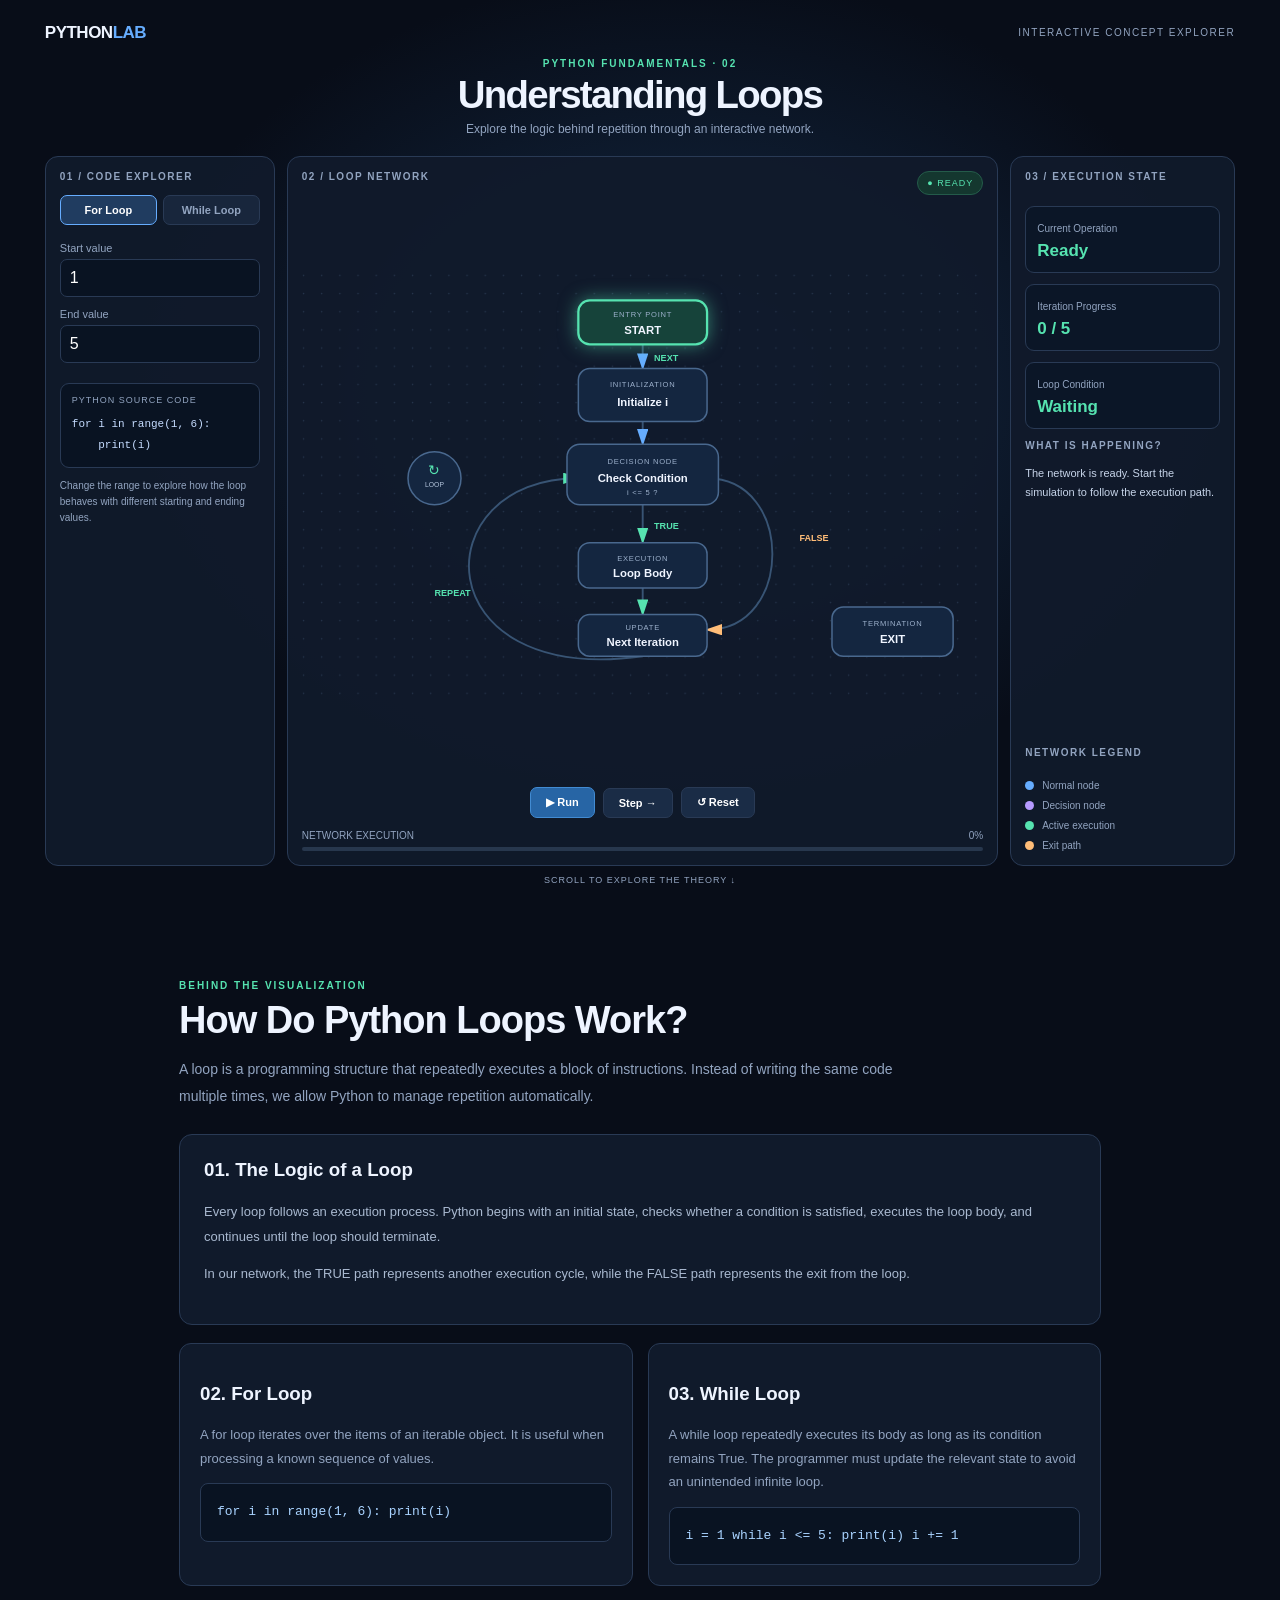
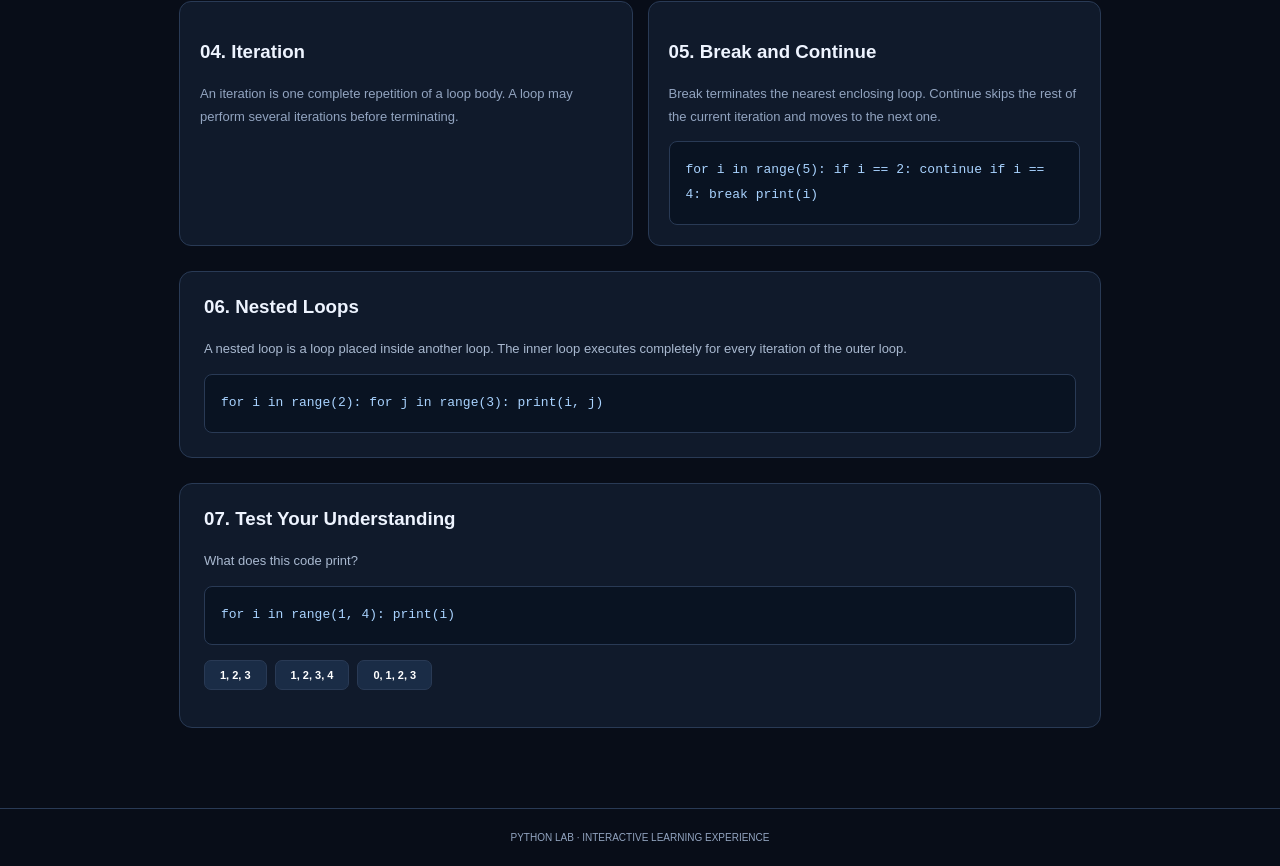
<file: python_loops.html>
<!DOCTYPE html>
<html lang="en">
<head>
<meta charset="UTF-8">
<meta name="viewport" content="width=device-width, initial-scale=1.0">
<title>Python Loops | Interactive Explainer</title>

<style>
:root {
  --bg:#080d18;
  --panel:#101a2b;
  --panel2:#17243a;
  --border:#293a55;
  --text:#eef4ff;
  --muted:#92a4c0;
  --blue:#66adff;
  --purple:#b69aff;
  --green:#56e3b0;
  --orange:#ffbd78;
  --red:#ff8191;
}

* { box-sizing:border-box; }

html {
  scroll-behavior:smooth;
}

body {
  margin:0;
  background:var(--bg);
  color:var(--text);
  font-family:Inter,"Segoe UI",sans-serif;
}

button,input { font:inherit; }
button { cursor:pointer; }

.hero {
  height:100vh;
  height:100svh;
  min-height:570px;
  padding:15px 3.5%;
  display:flex;
  flex-direction:column;
  overflow:hidden;
  background:
    radial-gradient(ellipse at 53% 43%,#142b48 0%,transparent 57%),
    var(--bg);
}

.nav {
  display:flex;
  justify-content:space-between;
  align-items:center;
  min-height:35px;
}

.brand {
  font-weight:850;
  font-size:17px;
  letter-spacing:-.5px;
}

.brand span { color:var(--blue); }

.nav-info {
  color:var(--muted);
  font-size:10px;
  letter-spacing:1.5px;
}

.heading {
  text-align:center;
  margin:8px 0 14px;
}

.eyebrow {
  color:var(--green);
  font-size:10px;
  font-weight:800;
  letter-spacing:2px;
}

h1 {
  font-size:clamp(28px,3vw,40px);
  line-height:1.1;
  letter-spacing:-1.7px;
  margin:5px 0;
}

.heading p {
  color:var(--muted);
  font-size:12px;
  margin:6px 0;
}

.workspace {
  flex:1;
  min-height:0;
  display:grid;
  grid-template-columns:230px minmax(0,1fr) 225px;
  gap:12px;
}

.panel {
  min-width:0;
  min-height:0;
  background:rgba(16,26,43,.94);
  border:1px solid var(--border);
  border-radius:13px;
  padding:14px;
}

.panel-heading {
  color:var(--muted);
  font-size:10px;
  font-weight:800;
  letter-spacing:1.5px;
  margin-bottom:13px;
}

.mode-buttons {
  display:flex;
  gap:6px;
  margin-bottom:17px;
}

.mode-btn {
  flex:1;
  border:1px solid var(--border);
  background:#18263c;
  color:var(--muted);
  border-radius:7px;
  padding:8px 3px;
  font-size:11px;
  font-weight:700;
}

.mode-btn.active {
  color:white;
  border-color:var(--blue);
  background:#203c60;
}

.field-label {
  display:block;
  color:var(--muted);
  font-size:11px;
  margin:11px 0 5px;
}

input {
  width:100%;
  padding:9px;
  color:white;
  background:#091322;
  border:1px solid var(--border);
  border-radius:7px;
  outline:none;
}

input:focus { border-color:var(--blue); }

.code-card {
  margin-top:20px;
  border:1px solid var(--border);
  border-radius:9px;
  background:#091322;
  padding:11px;
}

.code-label {
  color:var(--muted);
  font-size:9px;
  letter-spacing:1px;
  margin-bottom:9px;
}

.code-card pre {
  color:#c5dcff;
  font:11px/1.9 Consolas,monospace;
  white-space:pre-wrap;
  overflow-wrap:anywhere;
  margin:0;
}

.hint {
  font-size:10px;
  line-height:1.6;
  color:var(--muted);
  margin-top:10px;
}

/* NETWORK AREA */

.graph-panel {
  display:flex;
  flex-direction:column;
  align-items:stretch;
  overflow:hidden;
}

.graph-top {
  display:flex;
  justify-content:space-between;
  align-items:center;
  gap:8px;
}

.live-label {
  font-size:9px;
  letter-spacing:1px;
  color:var(--green);
  background:#14372f;
  padding:6px 9px;
  border-radius:20px;
  border:1px solid #245b4a;
}

.graph {
  width:100%;
  flex:1;
  min-height:0;
  overflow:visible;
}

.graph svg {
  width:100%;
  height:100%;
  display:block;
}

.grid-bg { opacity:.23; }

.edge {
  fill:none;
  stroke:#385474;
  stroke-width:2.5;
  stroke-linecap:round;
  transition:stroke .3s;
}

.edge.active {
  stroke:var(--green);
  stroke-width:3.5;
  stroke-dasharray:9 8;
  animation:flow 1s linear infinite;
  filter:drop-shadow(0 0 5px #56e3b0);
}

.edge.false-active {
  stroke:var(--orange);
  stroke-dasharray:8 7;
  animation:flow 1s linear infinite;
}

@keyframes flow {
  to { stroke-dashoffset:-34; }
}

.node {
  fill:#142640;
  stroke:#49688e;
  stroke-width:2;
  transition:all .3s;
}

.node.active {
  fill:#16433a;
  stroke:var(--green);
  stroke-width:3;
  filter:drop-shadow(0 0 12px #56e3b080);
}

.node.condition.active {
  fill:#30284e;
  stroke:var(--purple);
  filter:drop-shadow(0 0 12px #b69aff80);
}

.node.exit.active {
  fill:#493321;
  stroke:var(--orange);
  filter:drop-shadow(0 0 12px #ffbd7880);
}

.node-text {
  fill:#f0f5ff;
  font-size:15px;
  font-weight:700;
  text-anchor:middle;
}

.node-sub {
  fill:#9db1cc;
  font-size:10px;
  text-anchor:middle;
  letter-spacing:1px;
}

.path-label {
  fill:var(--green);
  font-size:12px;
  font-weight:800;
}

.false-label {
  fill:var(--orange);
  font-size:12px;
  font-weight:800;
}

.graph-controls {
  display:flex;
  justify-content:center;
  align-items:center;
  flex-wrap:wrap;
  gap:8px;
  padding-top:10px;
}

.btn {
  background:#1a2c46;
  border:1px solid var(--border);
  color:white;
  padding:8px 15px;
  border-radius:7px;
  font-size:11px;
  font-weight:700;
}

.btn:hover { filter:brightness(1.2); }

.btn.primary {
  background:#2765a5;
  border-color:#428bd2;
}

.btn:disabled {
  opacity:.4;
  cursor:not-allowed;
}

.progress-area {
  padding-top:12px;
}

.progress-info {
  display:flex;
  justify-content:space-between;
  color:var(--muted);
  font-size:10px;
  margin-bottom:6px;
}

.progress-track {
  height:4px;
  background:#27374d;
  border-radius:5px;
  overflow:hidden;
}

.progress-bar {
  height:100%;
  width:0%;
  background:linear-gradient(90deg,var(--blue),var(--green));
  transition:width .3s;
}

/* RIGHT PANEL */

.right-panel {
  display:flex;
  flex-direction:column;
  gap:11px;
}

.status-card {
  background:#0b1627;
  border:1px solid var(--border);
  border-radius:9px;
  padding:11px;
}

.status-card small {
  color:var(--muted);
  font-size:10px;
}

.status-card strong {
  display:block;
  font-size:17px;
  margin-top:5px;
  color:var(--green);
}

.state-text {
  color:#c6d4e9;
  font-size:11px;
  line-height:1.7;
  min-height:60px;
}

.legend {
  display:grid;
  gap:9px;
  margin-top:auto;
  padding-top:12px;
}

.legend-item {
  display:flex;
  gap:8px;
  align-items:center;
  color:var(--muted);
  font-size:10px;
}

.dot {
  width:9px;
  height:9px;
  border-radius:50%;
  background:var(--blue);
}

.dot.green { background:var(--green); }
.dot.purple { background:var(--purple); }
.dot.orange { background:var(--orange); }

.scroll-hint {
  text-align:center;
  color:var(--muted);
  font-size:9px;
  letter-spacing:1px;
  padding-top:9px;
}

.scroll-hint span { color:var(--blue); }

/* THEORY */

.theory {
  max-width:1050px;
  padding:80px 5%;
  margin:auto;
}

.section-tag {
  color:var(--green);
  font-size:10px;
  letter-spacing:2px;
  font-weight:800;
}

h2 {
  font-size:clamp(27px,4vw,38px);
  letter-spacing:-1px;
  margin:8px 0;
}

.intro {
  color:var(--muted);
  max-width:720px;
  font-size:14px;
  line-height:1.9;
}

.concept {
  background:var(--panel);
  border:1px solid var(--border);
  border-radius:13px;
  padding:24px;
  margin-top:25px;
}

.concept h3 { margin-top:0; }

.concept p,.concept li {
  color:#a9b9d0;
  font-size:13px;
  line-height:1.9;
}

.example {
  background:#091322;
  border:1px solid var(--border);
  border-radius:8px;
  padding:16px;
  color:#a9d3ff;
  font:13px/1.9 Consolas,monospace;
  overflow-x:auto;
}

.cards {
  display:grid;
  grid-template-columns:1fr 1fr;
  gap:15px;
  margin-top:18px;
}

.card {
  background:var(--panel);
  border:1px solid var(--border);
  border-radius:12px;
  padding:20px;
}

.card p {
  color:var(--muted);
  font-size:13px;
  line-height:1.8;
}

.quiz-feedback {
  font-size:13px;
  margin-top:12px;
}

footer {
  border-top:1px solid var(--border);
  text-align:center;
  padding:23px;
  color:var(--muted);
  font-size:10px;
}

/* RESPONSIVE */

@media(max-width:1050px) {
  .workspace {
    grid-template-columns:190px minmax(0,1fr) 185px;
    gap:8px;
  }

  .panel { padding:10px; }
}

@media(max-width:760px) {
  .hero {
    height:auto;
    min-height:100svh;
    overflow:visible;
  }

  .workspace {
    display:flex;
    flex-direction:column;
  }

  .graph-panel {
    min-height:520px;
    order:-1;
  }

  .graph { min-height:330px; }

  .right-panel { min-height:230px; }
}

@media(max-width:480px) {
  .cards { grid-template-columns:1fr; }
  .theory { padding:55px 18px; }
  .nav-info { display:none; }
}
</style>
</head>

<body>

<section class="hero">

  <header class="nav">
    <div class="brand">PYTHON<span>LAB</span></div>
    <div class="nav-info">INTERACTIVE CONCEPT EXPLORER</div>
  </header>

  <div class="heading">
    <div class="eyebrow">PYTHON FUNDAMENTALS · 02</div>
    <h1>Understanding Loops</h1>
    <p>Explore the logic behind repetition through an interactive network.</p>
  </div>

  <main class="workspace">

    <!-- LEFT: CODE -->

    <aside class="panel">
      <div class="panel-heading">01 / CODE EXPLORER</div>

      <div class="mode-buttons">
        <button class="mode-btn active" id="forBtn">For Loop</button>
        <button class="mode-btn" id="whileBtn">While Loop</button>
      </div>

      <label class="field-label" for="start">Start value</label>
      <input type="number" id="start" value="1" min="0" max="100">

      <label class="field-label" for="end">End value</label>
      <input type="number" id="end" value="5" min="1" max="100">

      <div class="code-card">
        <div class="code-label">PYTHON SOURCE CODE</div>
        <pre id="code"></pre>
      </div>

      <p class="hint">
        Change the range to explore how the loop behaves with different
        starting and ending values.
      </p>
    </aside>

    <!-- CENTER: NETWORK GRAPH -->

    <section class="panel graph-panel">

      <div class="graph-top">
        <div class="panel-heading">02 / LOOP NETWORK</div>
        <div class="live-label" id="liveStatus">● READY</div>
      </div>

      <div class="graph">

        <svg viewBox="0 0 900 560"
             preserveAspectRatio="xMidYMid meet"
             role="img"
             aria-label="Interactive Python loop flow network">

          <defs>
            <pattern id="dots" width="24" height="24"
                     patternUnits="userSpaceOnUse">
              <circle cx="2" cy="2" r="1" fill="#6d91bd"/>
            </pattern>

            <marker id="arrowBlue" markerWidth="10"
                    markerHeight="10" refX="8" refY="3"
                    orient="auto">
              <path d="M0 0 L0 6 L9 3 Z" fill="#66adff"/>
            </marker>

            <marker id="arrowGreen" markerWidth="10"
                    markerHeight="10" refX="8" refY="3"
                    orient="auto">
              <path d="M0 0 L0 6 L9 3 Z" fill="#56e3b0"/>
            </marker>

            <marker id="arrowOrange" markerWidth="10"
                    markerHeight="10" refX="8" refY="3"
                    orient="auto">
              <path d="M0 0 L0 6 L9 3 Z" fill="#ffbd78"/>
            </marker>
          </defs>

          <rect width="900" height="560" fill="url(#dots)"
                class="grid-bg"/>

          <!-- CONNECTIONS -->

          <path id="edgeStart"
                class="edge"
                d="M450 93 L450 125"
                marker-end="url(#arrowBlue)"/>

          <path id="edgeInit"
                class="edge"
                d="M450 195 L450 225"
                marker-end="url(#arrowBlue)"/>

          <path id="edgeTrue"
                class="edge"
                d="M450 305 L450 355"
                marker-end="url(#arrowGreen)"/>

          <path id="edgeFalse"
                class="edge"
                d="M535 270 C650 270 650 470 535 470"
                marker-end="url(#arrowOrange)"/>

          <path id="edgeBody"
                class="edge"
                d="M450 415 L450 450"
                marker-end="url(#arrowGreen)"/>

          <path id="edgeRepeat"
                class="edge"
                d="M450 505 C160 545 160 270 365 270"
                marker-end="url(#arrowGreen)"/>

          <!-- LABELS -->

          <text x="465" y="115" class="path-label">NEXT</text>
          <text x="465" y="337" class="path-label">TRUE</text>
          <text x="657" y="353" class="false-label">FALSE</text>
          <text x="175" y="425" class="path-label">REPEAT</text>

          <!-- START NODE -->

          <g id="startNode">
            <rect class="node" x="365" y="35"
                  width="170" height="58" rx="15"/>
            <text class="node-sub" x="450" y="57">ENTRY POINT</text>
            <text class="node-text" x="450" y="79">START</text>
          </g>

          <!-- INITIALIZE -->

          <g id="initNode">
            <rect class="node" x="365" y="125"
                  width="170" height="70" rx="15"/>
            <text class="node-sub" x="450" y="150">INITIALIZATION</text>
            <text class="node-text" x="450" y="174">Initialize i</text>
          </g>

          <!-- CONDITION -->

          <g id="conditionNode">
            <rect class="node condition" x="350" y="225"
                  width="200" height="80" rx="17"/>
            <text class="node-sub" x="450" y="251">DECISION NODE</text>
            <text class="node-text" x="450" y="275">Check Condition</text>
            <text id="conditionSmall" class="node-sub"
                  x="450" y="292">i ≤ 5 ?</text>
          </g>

          <!-- LOOP BODY -->

          <g id="bodyNode">
            <rect class="node" x="365" y="355"
                  width="170" height="60" rx="15"/>
            <text class="node-sub" x="450" y="379">EXECUTION</text>
            <text class="node-text" x="450" y="400">Loop Body</text>
          </g>

          <!-- INCREMENT -->

          <g id="incrementNode">
            <rect class="node" x="365" y="450"
                  width="170" height="55" rx="15"/>
            <text class="node-sub" x="450" y="471">UPDATE</text>
            <text class="node-text" x="450" y="491">Next Iteration</text>
          </g>

          <!-- EXIT -->

          <g id="exitNode">
            <rect class="node exit" x="700" y="440"
                  width="160" height="65" rx="15"/>
            <text class="node-sub" x="780" y="465">TERMINATION</text>
            <text class="node-text" x="780" y="488">EXIT</text>
          </g>

          <!-- REPEAT LABEL NODE -->

          <g>
            <circle cx="175" cy="270" r="35"
                    fill="#142640" stroke="#49688e"
                    stroke-width="2"/>
            <text x="175" y="266" text-anchor="middle"
                  fill="#56e3b0" font-size="19">↻</text>
            <text x="175" y="282" text-anchor="middle"
                  fill="#b5c6dd" font-size="9">LOOP</text>
          </g>

        </svg>

      </div>

      <div class="graph-controls">
        <button class="btn primary" id="runBtn">▶ Run</button>
        <button class="btn" id="stepBtn">Step →</button>
        <button class="btn" id="resetBtn">↺ Reset</button>
      </div>

      <div class="progress-area">
        <div class="progress-info">
          <span>NETWORK EXECUTION</span>
          <span id="progressText">0%</span>
        </div>
        <div class="progress-track">
          <div class="progress-bar" id="progress"></div>
        </div>
      </div>

    </section>

    <!-- RIGHT: EXECUTION -->

    <aside class="panel right-panel">

      <div class="panel-heading">03 / EXECUTION STATE</div>

      <div class="status-card">
        <small>Current Operation</small>
        <strong id="operation">Ready</strong>
      </div>

      <div class="status-card">
        <small>Iteration Progress</small>
        <strong id="iteration">0 / 5</strong>
      </div>

      <div class="status-card">
        <small>Loop Condition</small>
        <strong id="condition">Waiting</strong>
      </div>

      <div>
        <div class="panel-heading">WHAT IS HAPPENING?</div>
        <div class="state-text" id="explanation" aria-live="polite">
          The loop network is ready. Start the simulation to explore
          the execution path.
        </div>
      </div>

      <div class="legend">
        <div class="panel-heading">NETWORK LEGEND</div>
        <div class="legend-item"><span class="dot"></span> Normal node</div>
        <div class="legend-item"><span class="dot purple"></span> Decision node</div>
        <div class="legend-item"><span class="dot green"></span> Active execution</div>
        <div class="legend-item"><span class="dot orange"></span> Exit path</div>
      </div>

    </aside>

  </main>

  <div class="scroll-hint">SCROLL TO EXPLORE THE THEORY ↓</div>

</section>

<!-- THEORY -->

<section class="theory">

  <div class="section-tag">BEHIND THE VISUALIZATION</div>
  <h2>How Do Python Loops Work?</h2>

  <p class="intro">
    A loop is a programming structure that repeatedly executes a block
    of instructions. Instead of writing the same code multiple times,
    we allow Python to manage repetition automatically.
  </p>

  <article class="concept">
    <h3>01. The Logic of a Loop</h3>
    <p>
      Every loop follows an execution process. Python begins with an
      initial state, checks whether a condition is satisfied, executes
      the loop body, and continues until the loop should terminate.
    </p>
    <p>
      In our network, the TRUE path represents another execution cycle,
      while the FALSE path represents the exit from the loop.
    </p>
  </article>

  <div class="cards">

    <article class="card">
      <h3>02. For Loop</h3>
      <p>
        A for loop iterates over the items of an iterable object.
        It is useful when processing a known sequence of values.
      </p>
      <div class="example">
for i in range(1, 6):
    print(i)
      </div>
    </article>

    <article class="card">
      <h3>03. While Loop</h3>
      <p>
        A while loop repeatedly executes its body as long as its
        condition remains True. The programmer must update the
        relevant state to avoid an unintended infinite loop.
      </p>
      <div class="example">
i = 1

while i <= 5:
    print(i)
    i += 1
      </div>
    </article>

    <article class="card">
      <h3>04. Iteration</h3>
      <p>
        An iteration is one complete repetition of a loop body.
        A loop may perform several iterations before terminating.
      </p>
    </article>

    <article class="card">
      <h3>05. Break and Continue</h3>
      <p>
        Break terminates the nearest enclosing loop. Continue
        skips the rest of the current iteration and moves to
        the next one.
      </p>
      <div class="example">
for i in range(5):
    if i == 2:
        continue
    if i == 4:
        break
    print(i)
      </div>
    </article>

  </div>

  <article class="concept">
    <h3>06. Nested Loops</h3>
    <p>
      A nested loop is a loop placed inside another loop. The inner
      loop executes completely for every iteration of the outer loop.
    </p>
    <div class="example">
for i in range(2):
    for j in range(3):
        print(i, j)
    </div>
  </article>

  <article class="concept">
    <h3>07. Test Your Understanding</h3>
    <p>What does this code print?</p>
    <div class="example">
for i in range(1, 4):
    print(i)
    </div>

    <div style="display:flex;gap:8px;flex-wrap:wrap;margin-top:15px">
      <button class="btn quiz" data-answer="yes">1, 2, 3</button>
      <button class="btn quiz" data-answer="no">1, 2, 3, 4</button>
      <button class="btn quiz" data-answer="no">0, 1, 2, 3</button>
    </div>

    <p id="quizFeedback" class="quiz-feedback"
       aria-live="polite"></p>
  </article>

</section>

<footer>
  PYTHON LAB · INTERACTIVE LEARNING EXPERIENCE
</footer>

<script>
const $ = id => document.getElementById(id);

let mode = "for";
let start = 1;
let end = 5;
let values = [];
let index = 0;
let timer = null;
let running = false;
let phase = "ready";

const nodes = [
  "startNode",
  "initNode",
  "conditionNode",
  "bodyNode",
  "incrementNode",
  "exitNode"
];

const edges = [
  "edgeStart",
  "edgeInit",
  "edgeTrue",
  "edgeFalse",
  "edgeBody",
  "edgeRepeat"
];

function readInputs() {
  const s = Number($("start").value);
  const e = Number($("end").value);

  if (!Number.isInteger(s) || !Number.isInteger(e) ||
      s < 0 || e < s || e > 100 || e-s > 19) {
    alert("Please enter a valid range of up to 20 values.");
    return false;
  }

  start = s;
  end = e;
  return true;
}

function makeCode() {
  if (mode === "for") {
    $("code").textContent =
`for i in range(${start}, ${end+1}):
    print(i)`;
  } else {
    $("code").textContent =
`i = ${start}

while i <= ${end}:
    print(i)
    i += 1`;
  }

  $("conditionSmall").textContent =
    `i <= ${end} ?`;
}

function clearGraph() {
  nodes.forEach(id => $(id).querySelector(".node").classList.remove("active"));
  edges.forEach(id => $(id).classList.remove("active","false-active"));
}

function activateNode(id) {
  const shape = $(id).querySelector(".node");
  if (shape) shape.classList.add("active");
}

function activateEdge(id, type="active") {
  $(id).classList.add(type);
}

function updateState(operation, condition, explanation) {
  $("operation").textContent = operation;
  $("condition").textContent = condition;
  $("explanation").textContent = explanation;
}

function updateProgress() {
  const percent = Math.round(index / values.length * 100);
  $("progress").style.width = percent + "%";
  $("progressText").textContent = percent + "%";
  $("iteration").textContent = `${index} / ${values.length}`;
}

function stopTimer() {
  if (timer) clearInterval(timer);
  timer = null;
  running = false;
  $("runBtn").textContent = "▶ Run";
}

function reset() {
  stopTimer();

  if (!readInputs()) return;

  values = Array.from(
    {length:end-start+1},
    (_,i) => start+i
  );

  index = 0;
  phase = "ready";

  clearGraph();
  activateNode("startNode");

  $("liveStatus").textContent = "● READY";
  $("iteration").textContent = `0 / ${values.length}`;
  $("progress").style.width = "0%";
  $("progressText").textContent = "0%";

  updateState(
    "Ready",
    "Waiting",
    "The network is ready. Start the simulation to follow the execution path."
  );
}

function finish() {
  stopTimer();
  clearGraph();

  activateNode("conditionNode");
  activateNode("exitNode");
  activateEdge("edgeFalse","false-active");

  $("liveStatus").textContent = "● COMPLETED";

  updateState(
    "Loop finished",
    "FALSE",
    "The condition is now False. Python exits the loop and moves beyond the loop body."
  );

  index = values.length;
  updateProgress();
  $("runBtn").disabled = true;
  $("stepBtn").disabled = true;
}

function step() {
  if (index >= values.length) {
    finish();
    return;
  }

  clearGraph();

  if (index === 0) {
    activateNode("startNode");
    activateNode("initNode");
    activateEdge("edgeStart");
    activateEdge("edgeInit");

    updateState(
      "Initialization",
      "Ready",
      `Python initializes the loop variable. The first value is ${start}.`
    );

    if (mode === "for") {
      // For loop obtains its first value from the iterable.
    }
  } else {
    activateEdge("edgeRepeat");
    activateNode("initNode");
    activateEdge("edgeInit");

    updateState(
      "Next iteration",
      "Checking again",
      "The previous iteration has finished. Control returns to the condition for another cycle."
    );
  }

  activateNode("conditionNode");
  activateEdge("edgeTrue");

  $("liveStatus").textContent = "● EXECUTING";

  updateState(
    "Condition check",
    "TRUE",
    `The loop has another value to process. Python follows the TRUE path to the loop body.`
  );

  activateNode("bodyNode");
  activateEdge("edgeBody");

  updateState(
    "Executing body",
    "TRUE",
    `Iteration ${index+1}: Python executes the loop body for value ${values[index]}.`
  );

  activateNode("incrementNode");

  if (mode === "while") {
    updateState(
      "Updating variable",
      "TRUE",
      `Python completes the body and increases i to ${values[index]+1}. The next condition check will follow.`
    );
  } else {
    updateState(
      "Next sequence item",
      "TRUE",
      `Python moves to the next item in the iterable after processing ${values[index]}.`
    );
  }

  index++;
  updateProgress();

  if (index === values.length) {
    // Show the exit path on the next explicit step or completion.
    finish();
  }
}

function run() {
  if (running) {
    stopTimer();
    return;
  }

  if (index >= values.length) reset();

  running = true;
  $("runBtn").textContent = "Ⅱ Pause";

  timer = setInterval(() => {
    if (index < values.length) {
      step();
    } else {
      finish();
    }
  }, 1200);
}

function changeMode(newMode) {
  stopTimer();
  mode = newMode;

  $("forBtn").classList.toggle("active",mode==="for");
  $("whileBtn").classList.toggle("active",mode==="while");

  makeCode();
  reset();
}

$("forBtn").addEventListener("click",()=>changeMode("for"));
$("whileBtn").addEventListener("click",()=>changeMode("while"));

$("start").addEventListener("change",()=>{
  makeCode();
  reset();
});

$("end").addEventListener("change",()=>{
  makeCode();
  reset();
});

$("runBtn").addEventListener("click",run);
$("stepBtn").addEventListener("click",step);
$("resetBtn").addEventListener("click",reset);

document.querySelectorAll(".quiz").forEach(button=>{
  button.addEventListener("click",()=>{
    $("quizFeedback").textContent =
      button.dataset.answer === "yes"
      ? "Correct! range(1, 4) produces 1, 2, 3."
      : "Try again! The ending value in range() is excluded.";

    $("quizFeedback").style.color =
      button.dataset.answer === "yes"
      ? "#56e3b0" : "#ffbd78";
  });
});

makeCode();
reset();
</script>

</body>
</html>
</file>
